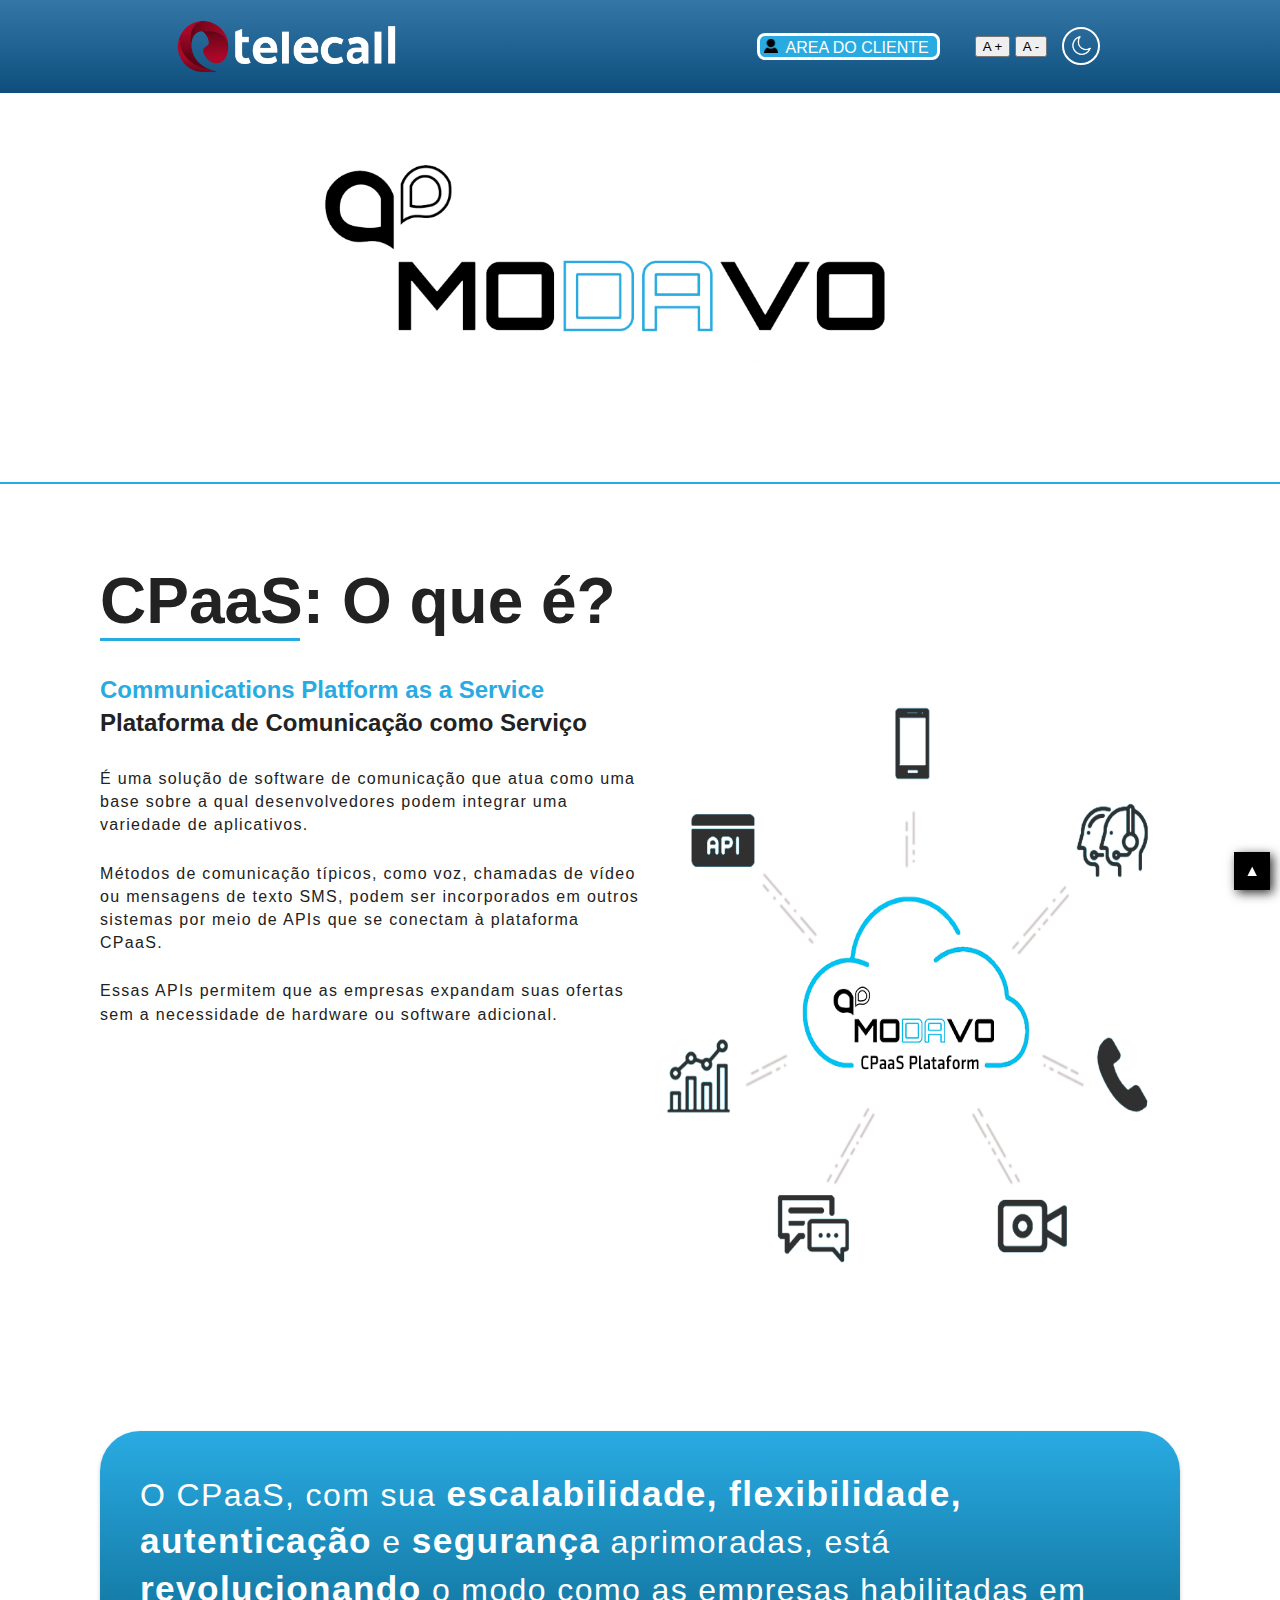
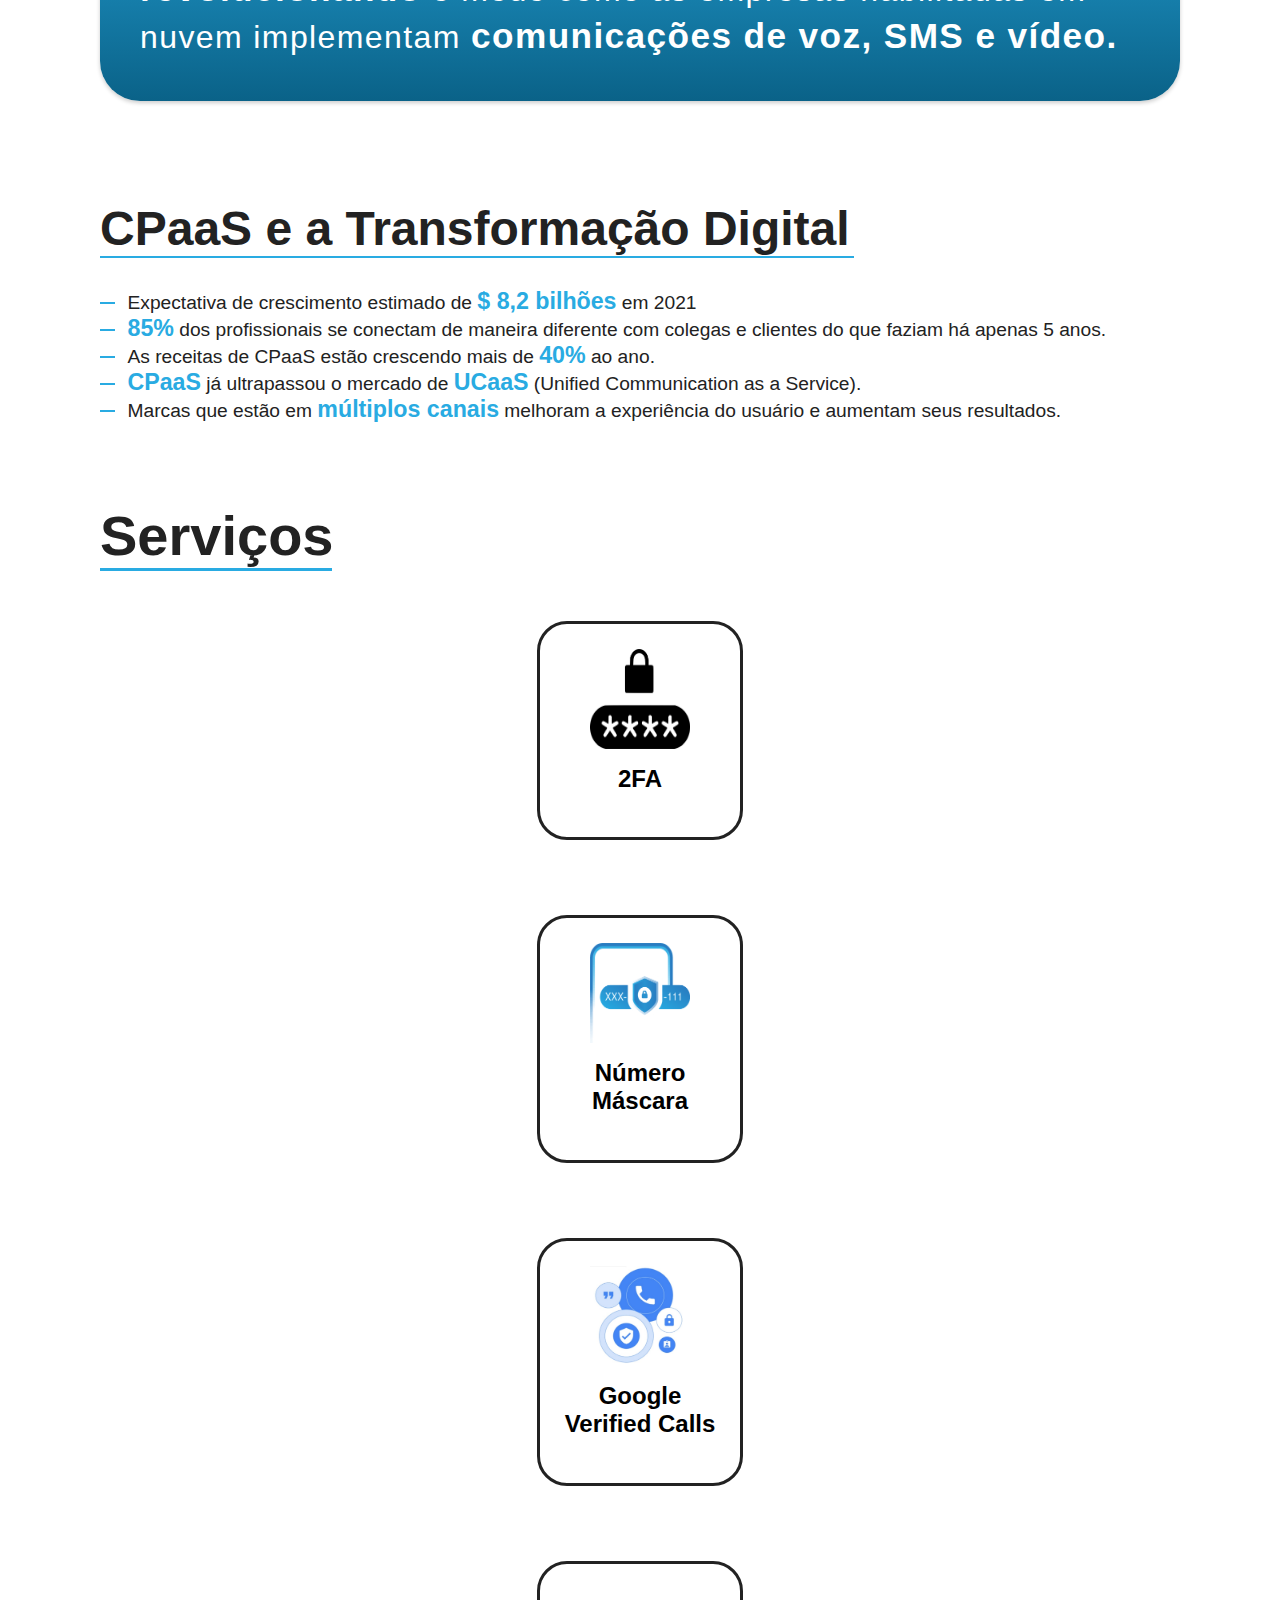
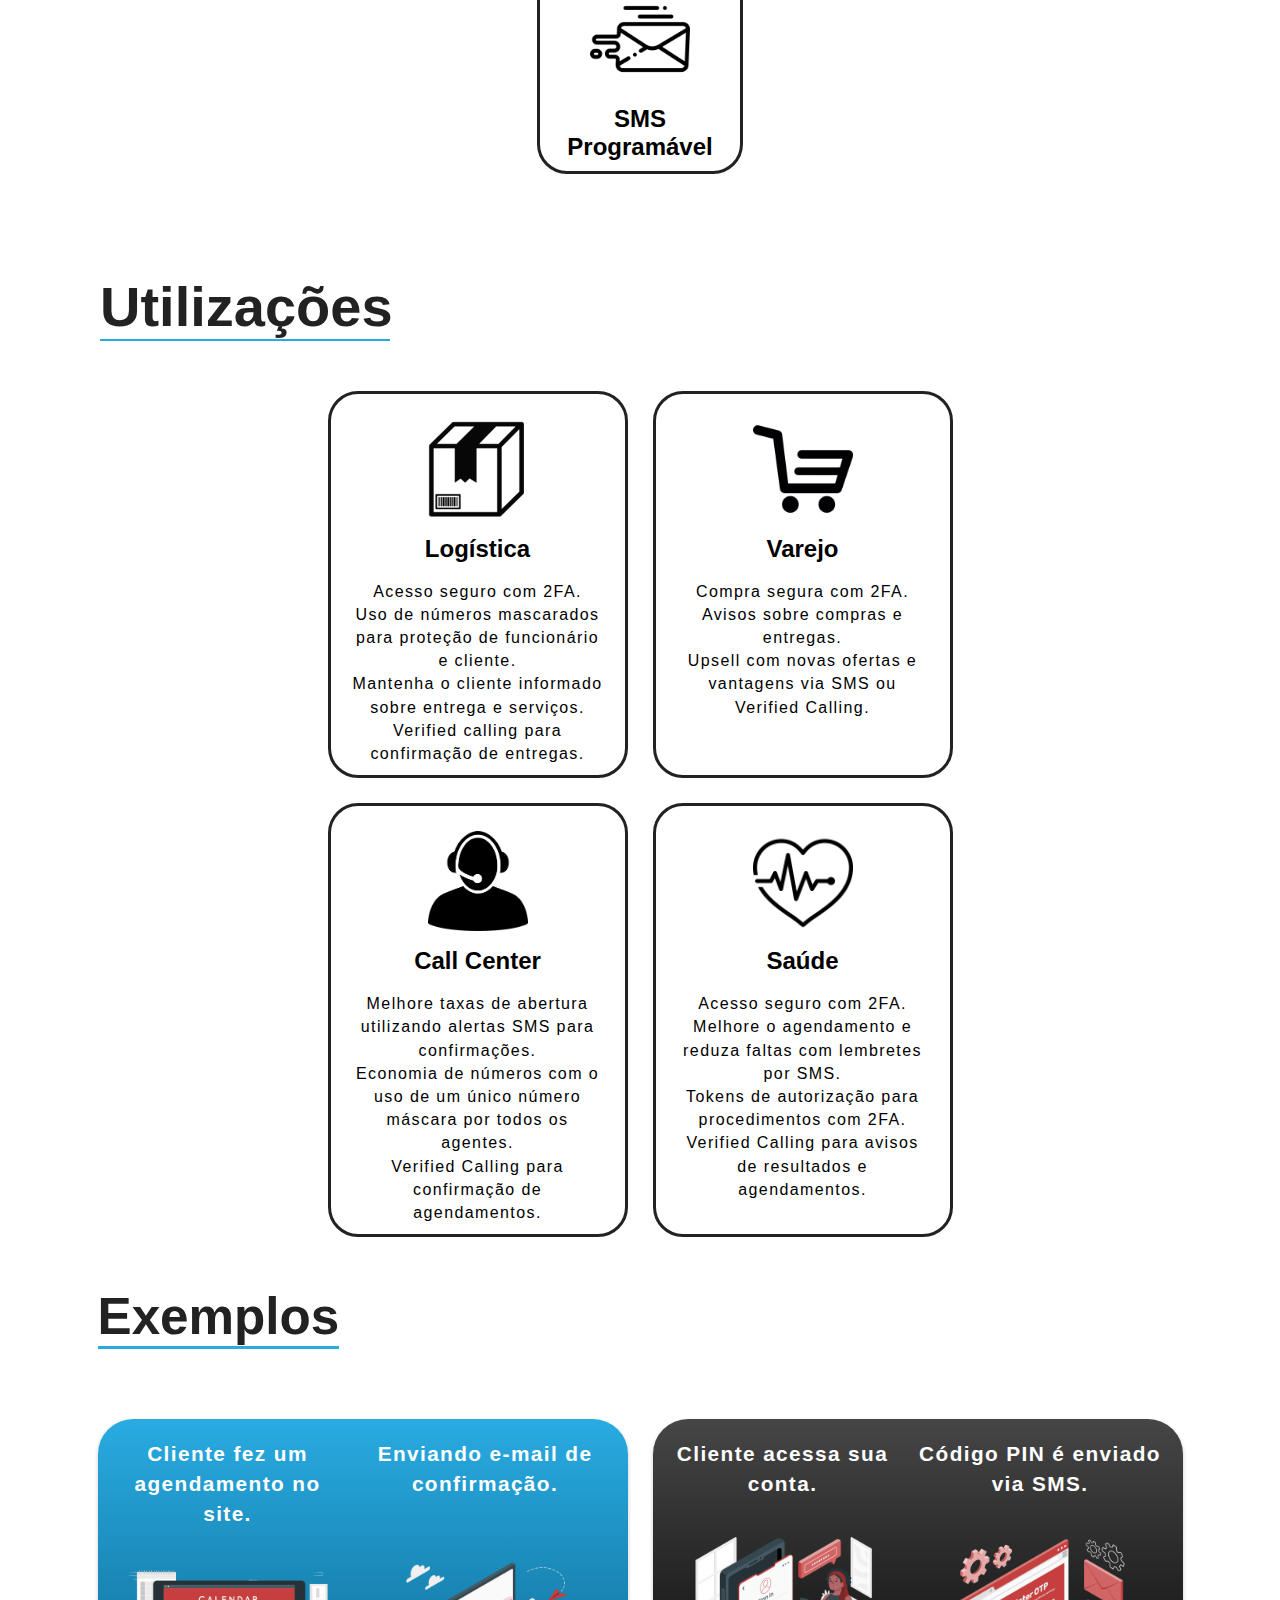
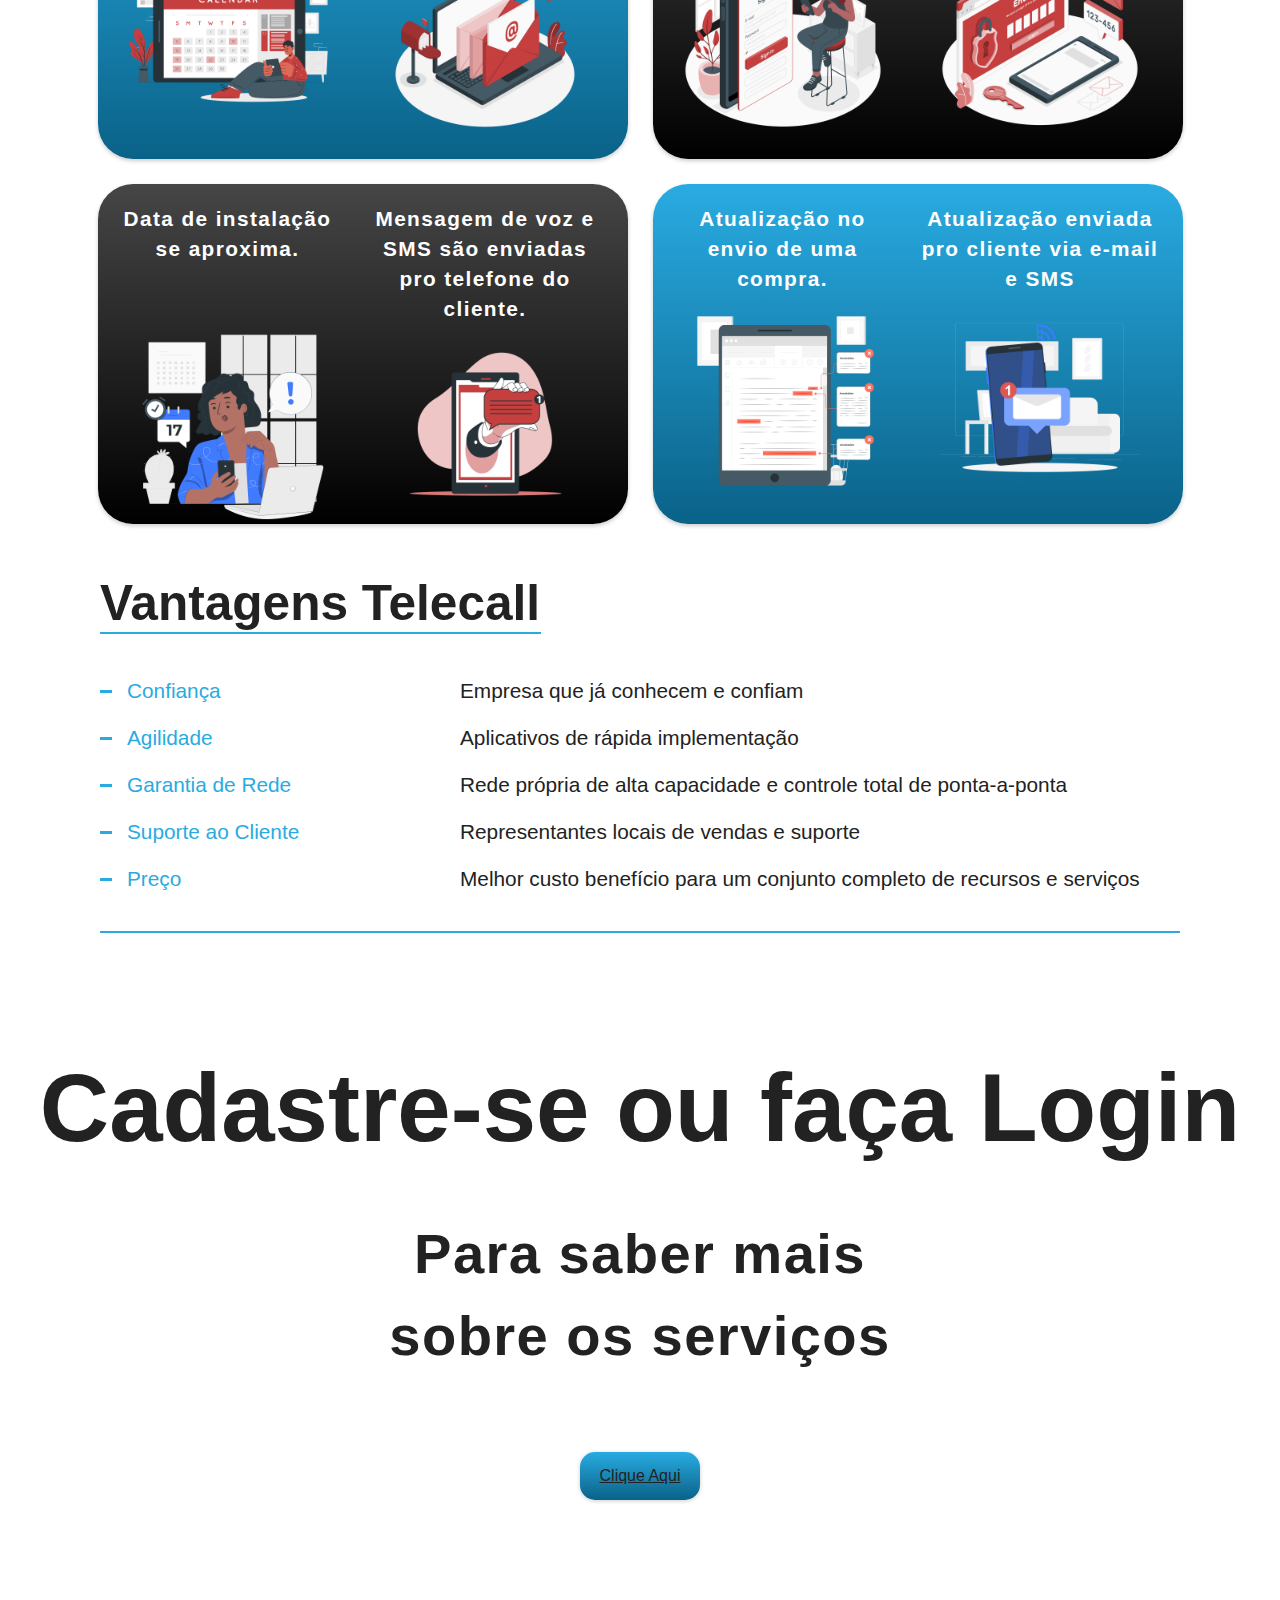
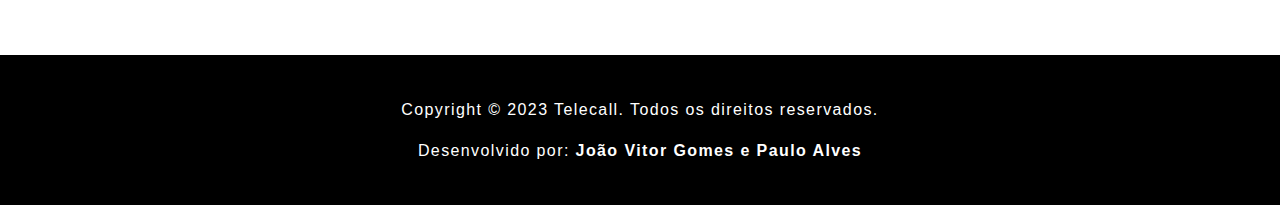
<file: index.html>
<!DOCTYPE html>
<html lang="pt-br">

<head>
    <meta charset="UTF-8">
    <meta http-equiv="X-UA-Compatible" content="IE=edge">
    <meta name="viewport" content="width=device-width, initial-scale=1.0">
    <title>Telecall</title>
    <link rel="stylesheet" href="css/style.css">
    <link rel="shortcut icon" href="IMG/Icons/favicon.ico" type="image/x-icon">
    <script src="JavaScript/index.js"></script>
    <script src="JavaScript/fontsize.js"></script>
    
</head>

<body>
    <!--MENU E HEADER-->
    <header class="menu-bg">
        <div class="menu">
            <div class="menu-logo">
                <a href="index.html"><img class="logo-telecall"
                        src="./IMG/imagens/logo_telecall_branco_vermelho_p.png" alt="Telecall"></a>
            </div>
            <nav class="menu-nav">
                <div class="nav-list">
                    <ul>
                        
                            <ul>                        
                                <div><li id="log"><img src="IMG/icons-2/icone-login.png" alt=""><a href="log.html">Area do cliente</a></li></div>
                            </ul>    

                            <div class="btn-size">
                                <button name="increase-font" id="increase-font" title="Aumentar fonte">A +</button>
                                <button name="decrease-font" id="decrease-font" title="Diminuir fonte">A -</button>
                            </div>

                        <div class="dark" id="dark">
                            <button><img src="IMG/icon-dark-mode.png" alt="Modo Escuro" title="Modo Escuro" ></button>
                        </div>
                    </ul>
                </div>
            </nav> 
            <div class="mobile-menu-icon">
                <button onclick="menuShow()"><img class="icon" src="IMG/Icons/menu_FILL0_wght400_GRAD0_opsz48.svg" alt="Menu de Navegação"></button>
            </div>
        </div>

        <div class="mobile-menu">
            <ul>
                <div><li id="log"><img src="IMG/icons-2/icone-login.png" alt=""><a href="log.html">Area do cliente</a></li></div>
                
                <div class="btn-size">
                    <button name="increase-font" id="increase-font" title="Aumentar fonte">A +</button>
                    <button name="decrease-font" id="decrease-font" title="Diminuir fonte">A -</button>
                </div>

                <div class="dark">
                    <button><img src="IMG/icon-dark-mode.png" alt="Modo Escuro" title="Modo Escuro" id="dark2"></button>
                </div>
            </ul>
        </div>
    </header>
    <div class="fundo">
        <div class="image-modavo">
            <img src="./IMG/SpaaS/modavo_tela.PNG" alt="modavo">
        </div>
    </div>
<div class="fonte">
    <section class="cpaas-oque-e">
        <div class="cpaas-info">
            <div class="cpaas-h1">
                <h1>CPaaS: O que é?</h1>
            </div>
            <div class="info-conteudo">
                <div class="h2-azul">
                    <h2>Communications Platform as a Service</h2>
                </div>
                <h2>Plataforma de Comunicação como Serviço</h2>

                <p>É uma solução de software de comunicação que atua como uma base sobre a qual desenvolvedores podem
                    integrar uma variedade de aplicativos.</p>
                    
                <p>Métodos de comunicação típicos, como voz, chamadas de vídeo ou mensagens de texto SMS, podem ser
                    incorporados em outros sistemas por meio de APIs que se conectam à plataforma CPaaS.</p>

                <p>Essas APIs permitem que as empresas expandam suas ofertas sem a necessidade de hardware ou software
                    adicional.
                </p>
            </div>
            
            <div class="modavo-02">
                <img class="img-modavo02" src="IMG/Modavo Cpass Plataform.png" alt="foto escritório Telecall">
            </div>

        </div>
    </section>
    <section class="cpaas-oque-e2">
        <div class="cpaas-info2">
            <p>O CPaaS, com sua <strong>escalabilidade,
                    flexibilidade, autenticação</strong> e <strong>segurança</strong>
                aprimoradas, está <strong>revolucionando</strong> o modo como
                as empresas habilitadas em nuvem implementam
                <strong>comunicações de voz, SMS e vídeo.</strong>
            </p>
        </div>
    </section>
    <section class="cpaas-trans-digital">
        <div class="cpaas-trans-digital-lista">
            <h2>CPaaS e a Transformação Digital</h2>
            <ul>
                <li>Expectativa de crescimento estimado de
                    <strong>$ 8,2 bilhões</strong> em 2021
                </li>
                <li><strong>85%</strong> dos profissionais se conectam de maneira diferente com colegas e clientes
                    do que faziam há apenas 5 anos.
                </li>
                <li>As receitas de CPaaS estão crescendo mais de <strong>40%</strong> ao ano.
                </li>
                <li><strong>CPaaS</strong> já ultrapassou o mercado de <strong>UCaaS</strong> (Unified Communication
                    as a Service).</li>
                <li>Marcas que estão em <strong>múltiplos canais</strong> melhoram a experiência do usuário e
                    aumentam seus resultados.</li>
            </ul>
        </div>
    </section>

    <!-- serviços -->

    <div id="Servico"><h2>Serviços</h2></div>

    <section class="servicos">
        <div class="servico">
             <a href="#"><img  src="IMG/icon-serviços/pin-code.png" ></a>
            <h2>2FA</h2>
            <h2><p>Programável</p></h2>
        </div>

        <div class="servico">
            <a href="#"><img  src="IMG/icon-serviços/numero-mascara02.png" ></a>
            <h2>Número <br> Máscara</h2>
            <h2><p>programavel</p></h2>
        </div>

        <div class="servico">
            <a href="#"><img  src="IMG/icon-serviços/google-verified-calls.jpg" ></a>
            <h2>Google <br> Verified  Calls</h2>
            <h2><p>programavel</p></h2>
        </div>

        <div class="servico">
            <a href="#"><img  src="IMG/icon-serviços/email.png" ></a>
            <h2>SMS <br> Programável</h2>
        </div>
    </section>

    <div id="Usos"><h2>Utilizações</h2></div>

    <section class="logistica">
        <div class="produto">
            <img  src="IMG/caixa.png" >
            <h2>Logística</h2>
            <p>Acesso seguro com 2FA.</p>
            <p>Uso de números mascarados para proteção de funcionário e cliente.</p>
            <p>Mantenha o cliente informado sobre entrega e serviços.</p>
            <p>Verified calling para confirmação de entregas.</p>
        </div>

        <div class="produto2">
            <img  src="IMG/carrosm.png" >
            <h2>Varejo</h2>
            <p>Compra segura com 2FA.</p>
            <p>Avisos sobre compras e entregas.</p>
            <p>Upsell com novas ofertas e vantagens via SMS ou Verified Calling.</p>
        </div>

        <div class="produto">
            <img  src="IMG/callcenter2.png" >
            <h2>Call Center</h2>
            <p>Melhore taxas de abertura utilizando alertas SMS para confirmações.</p>
            <p>Economia de números com o uso de um único número máscara por todos os agentes.</p>
            <p>Verified Calling para confirmação de agendamentos.</p>
        </div>

        <div class="produto2">
            <img  src="IMG/coracao2.png" >
            <h2>Saúde</h2>
            <p>Acesso seguro com 2FA.</p>
            <p>Melhore o agendamento e reduza faltas com lembretes por SMS.</p>
            <p>Tokens de autorização para procedimentos com 2FA.</p>
            <p>Verified Calling para avisos de resultados e agendamentos.</p>
        </div>
    </section>

    <section class="exemplos">
        <h2>Exemplos</h2>
        <div class="container-1">
            <div class="calendar-p">
                <p>Cliente fez um agendamento no site.</p>
            </div>
            <div class="calendar-img">
                <img src="IMG/icons-2/Online calendar-cuate.png" alt="">
            </div>

            <div class="email-p">
                <p>Enviando e-mail de confirmação.</p>
            </div>
            <div class="email-img">
                <img src="IMG/icons-2/Emails-amico.png" alt="">
            </div>
        </div>
        <div class="container-2">
            <div class="account-p">
                <p>Cliente acessa sua conta.</p>
            </div>
            <div class="account-img">
                <img src="IMG/icons-2/Sign in-amico.png" alt="">
            </div>

            <div class="pin-p">
                <p>Código PIN é enviado via SMS.</p>
            </div>
            <div class="pin-img">
                <img src="IMG/icons-2/Enter OTP-amico.png" alt="">
            </div>
        </div>
        <div class="container-2">
            <div class="calendar-2-p">
                <p>Data de instalação se aproxima.</p>
            </div>
            <div class="calendar-2-img">
                <img src="IMG/icons-2/Reminders-pana.png" alt="">
            </div>

            <div class="sms-p">
                <p>Mensagem de voz e SMS são enviadas pro telefone do cliente.</p>
            </div>
            <div class="sms-img">
                <img src="IMG/icons-2/New message-bro.png" alt="">
            </div>
        </div>
        <div class="container-1">
            <div class="compra-p">
                <p>Atualização no envio de uma compra.</p>
            </div>
            <div class="compra-img">
                <img src="IMG/icons-2/Annotation-pana.png" alt="">
            </div>

            <div class="sms-2-p">
                <p>Atualização enviada pro cliente via e-mail e SMS</p>
            </div>
            <div class="sms-2-img">
                <img src="IMG/icons-2/Messages-rafiki.png" alt="">
            </div>
        </div>

    </section>

    <!--!!!!!ADICIONAR EXEMPLOS PRO MOBILE!!!!!-->

    <section class="exemplos-mobile">
        <h2>Exemplos</h2>
        <div class="box-1">
            <div>
                <p>Cliente fez um agendamento no site.</p>
            </div>
            <div>
                <img src="IMG/icons-2/Online calendar-cuate.png" alt="">
            </div>
        </div>
        <div class="box-2">
            <div>
                <p>Enviado e-mail de confirmação.</p>
            </div>
            <div>
                <img src="IMG/icons-2/Emails-amico.png" alt="">
            </div>
        </div>
        <div class="box-3">
            <div>
                <p>Cliente acessa sua conta.</p>
            </div>
            <div>
                <img src="IMG/icons-2/Sign in-amico.png" alt="">
            </div>
        </div>
        <div class="box-4">
            <div class="pin-p">
                <p>Código PIN é enviado via SMS.</p>
            </div>
            <div>
                <img src="IMG/icons-2/Enter OTP-amico.png" alt="">
            </div>
        </div>
        <div class="box-5">
            <div>
                <p>Data de instalação se aproxima.</p>
            </div>
            <div>
                <img src="IMG/icons-2/Reminders-pana.png"  alt="">
            </div>
        </div>
        <div class="box-6">
            <div>
                <p>Mensagem de voz e SMS são enviadas pro telefone do cliente.</p>
            </div>
            <div>
                <img src="IMG/icons-2/New message-bro.png" alt="">
            </div>
        </div>
        <div class="box-7">
            <div>
                <p>Atualização no envio de uma compra.</p>
            </div>
            <div>
                <img src="IMG/icons-2/Annotation-pana.png" alt="">
            </div>
        </div>
        <div class="box-8">
            <div>
                <p>Atualização enviada pro cliente via e-mail e SMS</p>
            </div>
            <div>
                <img src="IMG/icons-2/Messages-rafiki.png" alt="">
            </div>
        </div>

    </section>

<!---->    
<!---->
    <section class="vantagens-telecall">
        <h2>Vantagens Telecall</h2>
        <div class="part1">
            <ul class="nomes">
                <li class="um">Confiança</li>
                <li class="dois">Agilidade</li>
                <li class="tres">Garantia de Rede</li>
                <li class="quatro">Suporte ao Cliente</li>
                <li class="cinco">Preço</li>
            </ul>
        </div>
        <div class="part2">
            <ul class="info">
                <li class="um">Empresa que já conhecem e confiam</li>
                <li class="dois">Aplicativos de rápida implementação</li>
                <li class="tres">Rede própria de alta capacidade e controle total de ponta-a-ponta</li>
                <li class="quatro">Representantes locais de vendas e suporte</li>
                <li class="cinco">Melhor custo benefício para um conjunto completo de recursos e serviços</li>
            </ul>
        </div>
    </section>

   <!--!!!!!ADICIONAR VANTAGENS TELECALL PRO MOBILE!!!!!-->

   <section class="vantagens-telecall-mobile">
        <h2>Vantagens Telecall</h2>
        <div>
            <ul class="nomes">
                <li class="parte1">Confiança</li>
                <li class="part2">Empresa que já conhecem e confiam</li>
                <br>
                <li class="parte1">Agilidade</li>
                <li class="part2">Aplicativos de rápida implementação</li>
                <br>
                <li class="parte1">Garantia de Rede</li>
                <li class="part2">Rede própria de alta capacidade e controle total de ponta-a-ponta</li>
                <br>
                <li class="parte1">Suporte ao Cliente</li>
                <li class="part2">Representantes locais de vendas e suporte</li>
                <br>
             <li class="parte1">Preço</li>
                <li class="part2">Melhor custo benefício para um conjunto completo de recursos e serviços</li>
            </ul>
        </div>
    </section>

    <section class="cadastre">
        <div class="cadastre-2">
            <h1>Cadastre-se ou faça Login</h1>
            <h3><p><strong>Para saber mais</strong></p>
                <p><strong>sobre os serviços</strong></p></h3>
                <div class="btn-login">
                    <button><a href="log.html">Clique Aqui</a></button>
                </div>
        </div>
        
    </section>    
    
    <a id="link-topo" href="#">&#9650;</a>

</div>
    <script src="JavaScript/Darkmode.js"></script>
</body>
<footer>
    <div class="footer-fundo">
        <div class="footer">
            <p>Copyright © 2023 Telecall. Todos os direitos reservados.</p><br>
            <P>Desenvolvido por: <strong>João Vitor Gomes e Paulo Alves<strong></strong> </P>
        </div>
    </div>
</footer>

</html>
</file>
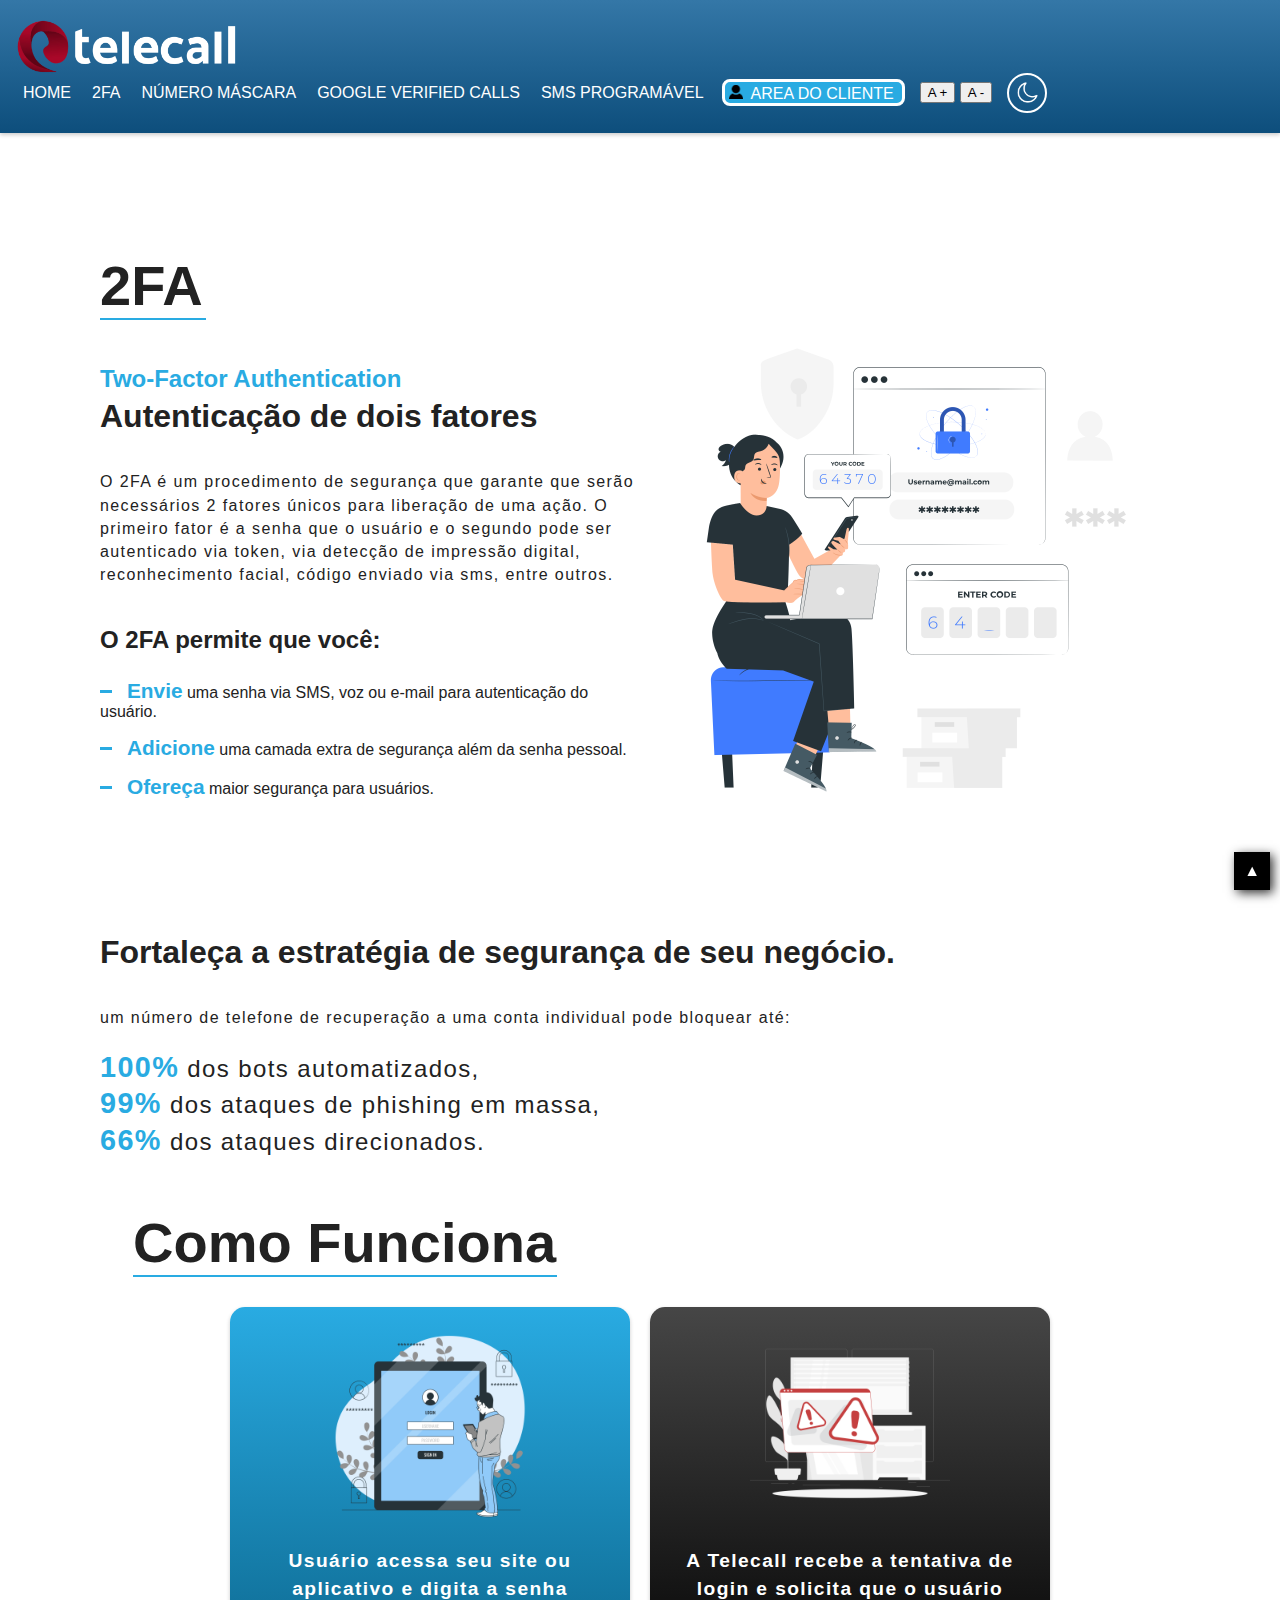
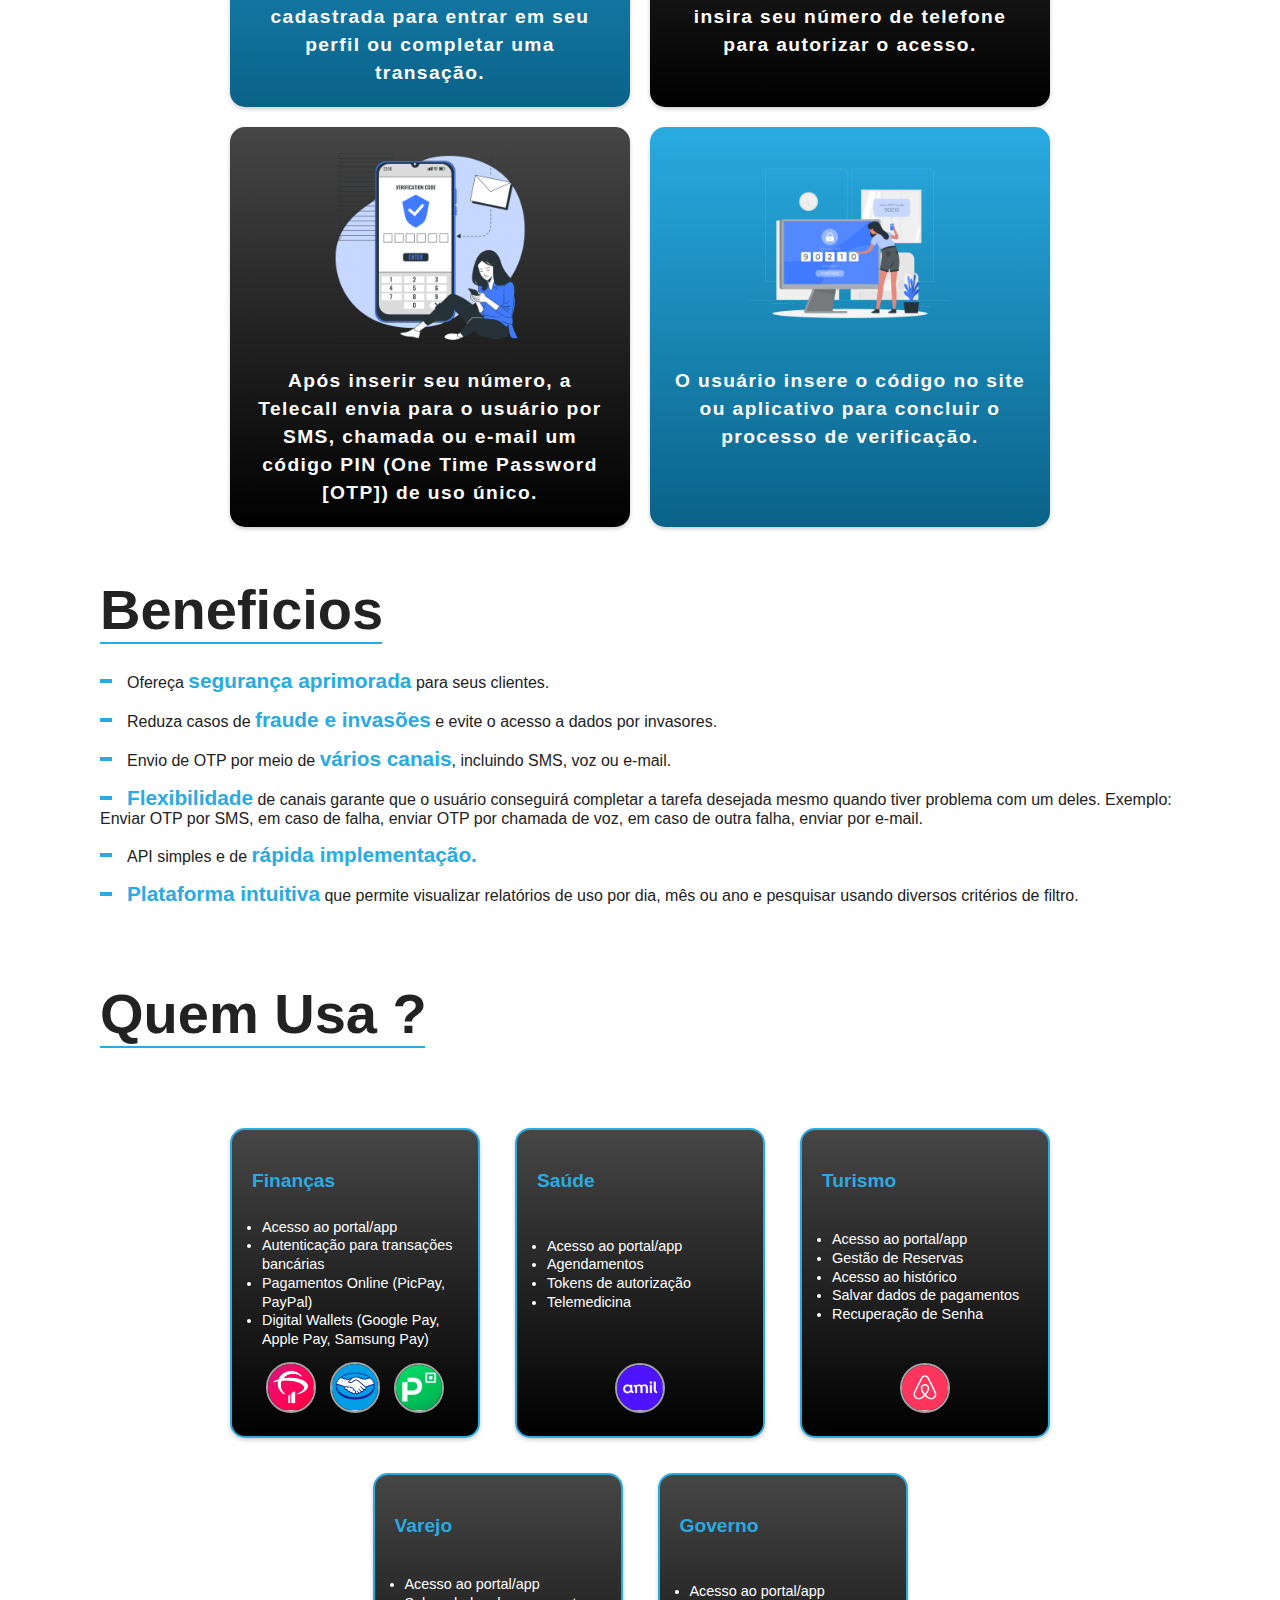
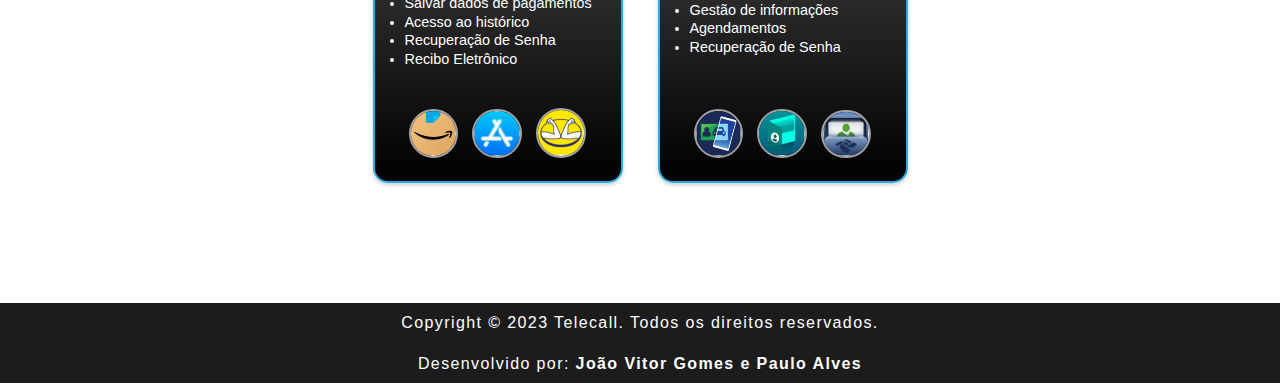
<file: 2fa.html>
<!DOCTYPE html>
<html lang="pt-br">

<head>
    <meta charset="UTF-8">
    <meta http-equiv="X-UA-Compatible" content="IE=edge">
    <meta name="viewport" content="width=device-width, initial-scale=1.0">
    <title>Telecall - 2FA</title>
    <link rel="stylesheet" href="css/2fa.css">
    <script src="JavaScript/2fa.js"></script>
    <script src="JavaScript/fontsize.js"></script>
</head>

<body>
    <header class="menu-bg">
        <div class="menu">
            <div class="menu-logo">
                <a href="Index2.html"><img class="logo-telecall"
                        src="./IMG/imagens/logo_telecall_branco_vermelho_p.png" alt="Telecall"></a>
            </div>
            <nav class="menu-nav">
                <div class="nav-list">
                    <ul>
                        <li><a href="Index2.html">Home</a></li>
                        <li><a href="2fa.html">2FA</a></li>
                        <li><a href="numeromascara.html">Número Máscara</a></li>
                        <li><a href="google.html">Google Verified Calls</a></li>
                        <li><a href="sms.html">SMS Programável</a></li>
                        <div><li id="log"><img src="IMG/icons-2/icone-login.png" alt=""><a href="log.html">Area do cliente</a></li></div>

                        <div class="btn-size">
                            <button name="increase-font" id="increase-font" title="Aumentar fonte">A +</button>
                            <button name="decrease-font" id="decrease-font" title="Diminuir fonte">A -</button>
                        </div>


                        <div class="dark" id="dark">
                            <button><img src="IMG/icon-dark-mode.png" alt="Modo Escuro"
                                    title="Modo Escuro" ></button>
                        </div>
                    </ul>
                </div>
            </nav>
            <div class="mobile-menu-icon">
                <button onclick="menuShow()"><img class="icon" src="IMG/Icons/menu_FILL0_wght400_GRAD0_opsz48.svg"
                        alt="Menu de Navegação"></button>
            </div>
        </div>

        <div class="mobile-menu">
            <ul>
                <li><a href="2fa.html">2FA</a></li>
                <li><a href="numeromascara.html">Número Máscara</a></li>
                <li><a href="google.html">Google Verified Calls</a></li>
                <li><a href="sms.html">SMS Programável</a></li>
                <div><li id="log"><img src="IMG/icons-2/icone-login.png" alt=""><a href="log.html">Area do cliente</a></li></div>

                <div class="btn-size">
                    <button name="increase-font" id="increase-font" title="Aumentar fonte">A +</button>
                    <button name="decrease-font" id="decrease-font" title="Diminuir fonte">A -</button>
                </div>

                <div class="dark">
                    <button><img src="IMG/icon-dark-mode.png" alt="Modo Escuro"
                            title="Modo Escuro" id="dark2"></button>
                </div>
            </ul>
        </div>
    </header>
    <section class="info-2fa-bg">
        <h2 class="titulo-0">2FA</h2>
        <div class="info-2fa">
            <h2 class="h2-azul">Two-Factor Authentication</h2>
            <h2 class="h2-2">Autenticação de dois fatores</h2>
            <p>O 2FA é um procedimento de segurança que garante que serão necessários 2 fatores únicos para liberação de
                uma ação. O
                primeiro fator é a senha que o usuário e o segundo pode ser
                autenticado via token, via detecção de impressão digital,
                reconhecimento facial, código enviado via sms, entre outros.</p>
        </div>
        <div class="info-2fa-img">
            <img src="IMG/icons-2/Two factor authentication-pana.png" alt="">
        </div>

        <div class="funcao">
            <h2>O 2FA permite que você:</h2>
            <ul>
                <li><strong>Envie</strong> uma senha via SMS, voz ou e-mail para autenticação do usuário.</li>
                <li><strong>Adicione</strong> uma camada extra de segurança além da senha pessoal.</li>
                <li><strong>Ofereça</strong> maior segurança para usuários.</li>
            </ul>
        </div>
    </section>

    <section class="info2-2fa">
        <div class="info2-2fa-div">
            <h2 class="h2-2">Fortaleça a estratégia de segurança de seu negócio.</h2>
            <p>um número de telefone de recuperação a uma conta individual pode bloquear até:</p>
            <p class="diferente"><strong>100%</strong> dos bots automatizados,<br><strong> 99%</strong> dos ataques de
                phishing em massa,<br>  <strong>66%</strong> dos ataques direcionados.</p>
        </div>
    </section>

    <div class="titulo"><h2>Como Funciona</h2></div>

    <section class="como-funciona">
        <div class="passo1">
            <img src="IMG/icons-2/Tablet login-bro.png" alt="">
            <p>Usuário acessa seu site ou aplicativo e digita a senha cadastrada para entrar em seu perfil ou completar
                uma transação.</p>
        </div>

        <div class="passo2">
            <img src="IMG/icons-2/Warning-rafiki-2.png" alt="">
            <p>A Telecall recebe a tentativa de login e solicita que o usuário insira seu número de telefone para
                autorizar o acesso.</p>
        </div>

        <div class="passo3">
            <img src="IMG/icons-2/Enter OTP-bro-2.png" alt="">
            <p>Após inserir seu número, a Telecall envia para o usuário por SMS, chamada ou e-mail um código PIN (One
                Time Password [OTP]) de uso único.</p>
        </div>

        <div class="passo4">
            <img src="IMG/icons-2/Enter OTP-rafiki-3.png" alt="">
            <p>O usuário insere o código no site ou aplicativo para concluir o processo de verificação.</p>
        </div>
    </section>

    <section class="beneficios">
        <div class="funcao">
            <h2 class="titulo2">Beneficios</h2>
            <ul>
                <li>Ofereça <strong>segurança aprimorada</strong> para seus clientes.</li>
                <li>Reduza casos de <strong>fraude e invasões</strong> e evite o acesso a dados por invasores.</li>
                <li>Envio de OTP por meio de <strong>vários canais</strong>, incluindo SMS, voz ou e-mail.</li>
                <li><strong>Flexibilidade</strong> de canais garante que o usuário conseguirá completar a tarefa
                    desejada mesmo quando tiver problema com um deles. Exemplo: Enviar OTP por SMS, em caso de falha,
                    enviar OTP por chamada de voz, em caso de outra falha, enviar por e-mail.</li>
                <li>API simples e de <strong>rápida implementação.</strong></li>
                <li><strong>Plataforma intuitiva</strong> que permite visualizar relatórios de uso por dia, mês ou ano e
                    pesquisar usando diversos critérios de filtro.</li>
            </ul>
        </div>
    </section>
    <section class="quem-usa2">
        <div class="quem-usa2-h1">
            <h2 class="titulo3">Quem Usa ?</h2>
        </div>
        <div class="quem-usa">

            <div class="lista-quem-usa">
                <h3>Finanças</h3>
                <ul>
                    <li>Acesso ao portal/app</li>
                    <li>Autenticação para transações bancárias</li>
                    <li>Pagamentos Online (PicPay, PayPal)</li>
                    <li>Digital Wallets (Google Pay, Apple Pay, Samsung Pay)</li>
                </ul>
                <span class="img-quem-usa">
                    <img src="IMG/Quem usa/Financas/bradesco.PNG" alt="bradesco">
                    <img src="IMG/Quem usa/Financas/mercadopago.PNG" alt="Mercado Pago">
                    <img src="IMG/Quem usa/Financas/picpay.PNG" alt="PicPay">
                </span>
            </div>

            <div class="lista-quem-usa">
                <h3>Saúde</h3>
                <ul>
                    <li>Acesso ao portal/app</li>
                    <li>Agendamentos</li>
                    <li>Tokens de autorização</li>
                    <li>Telemedicina</li>
                </ul>
                <span class="img-quem-usa">
                    <img src="IMG/Quem usa/saude/amil.PNG" alt="Amil Saúde">

                </span>
            </div>

            <div class="lista-quem-usa">
                <h3>Turismo</h3>
                <ul>
                    <li>Acesso ao portal/app</li>
                    <li>Gestão de Reservas</li>
                    <li>Acesso ao histórico</li>
                    <li>Salvar dados de pagamentos</li>
                    <li>Recuperação de Senha</li>
                </ul>
                <span class="img-quem-usa">
                    <img src="IMG/Quem usa/turismo/airbnb.PNG" alt="Airbnb">
                </span>
            </div>

            <div class="lista-quem-usa">
                <h3>Varejo</h3>
                <ul>
                    <li>Acesso ao portal/app</li>
                    <li>Salvar dados de pagamentos</li>
                    <li>Acesso ao histórico</li>
                    <li>Recuperação de Senha</li>
                    <li>Recibo Eletrônico</li>
                </ul>
                <span class="img-quem-usa">
                    <img src="IMG/Quem usa/varejo/amazon.PNG" alt="Amazon">
                    <img src="IMG/Quem usa/varejo/appstore.PNG" alt="App Store">
                    <img src="IMG/Quem usa/varejo/mercadolivre.PNG" alt="Mercado Livre">
                </span>
            </div>

            <div class="lista-quem-usa">
                <h3>Governo</h3>
                <ul>
                    <li>Acesso ao portal/app</li>
                    <li>Gestão de informações</li>
                    <li>Agendamentos</li>
                    <li>Recuperação de Senha</li>
                </ul>
                <span class="img-quem-usa">
                    <img src="IMG/Quem usa/governo/cnh.PNG" alt="CNH Digital">
                    <img src="IMG/Quem usa/governo/governo.PNG" alt="">
                    <img src="IMG/Quem usa/governo/governo2.PNG" alt="Receita Federal">
                </span>
            </div>
        </div>
    </section>
    <a id="link-topo" href="#">&#9650;</a>
    <script src="JavaScript/Darkmode.js"></script>

</body>

<footer>
    <div class="footer-fundo">
        <div class="footer">
            <p>Copyright © 2023 Telecall. Todos os direitos reservados.</p><br>
            <P>Desenvolvido por: <strong>João Vitor Gomes e Paulo Alves<strong></strong> </P>
        </div>
    </div>
</footer>

</html>
</file>
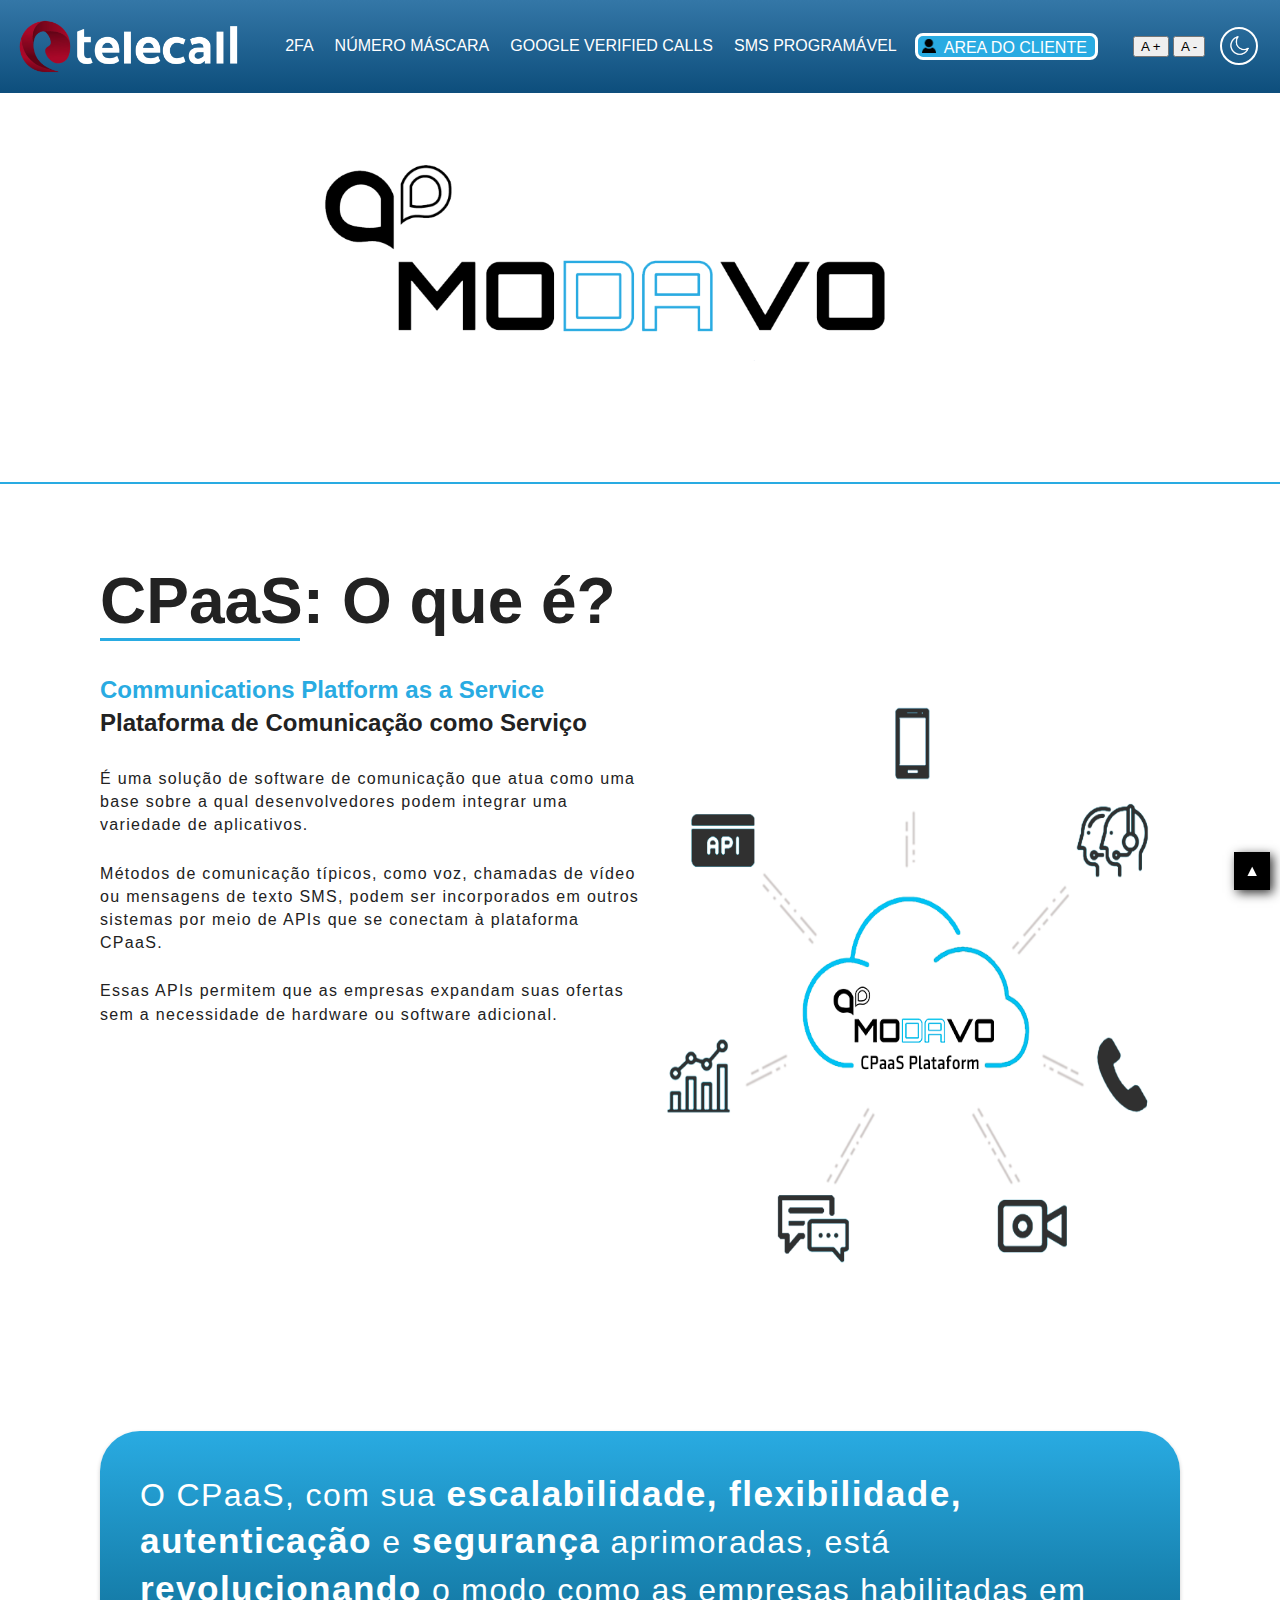
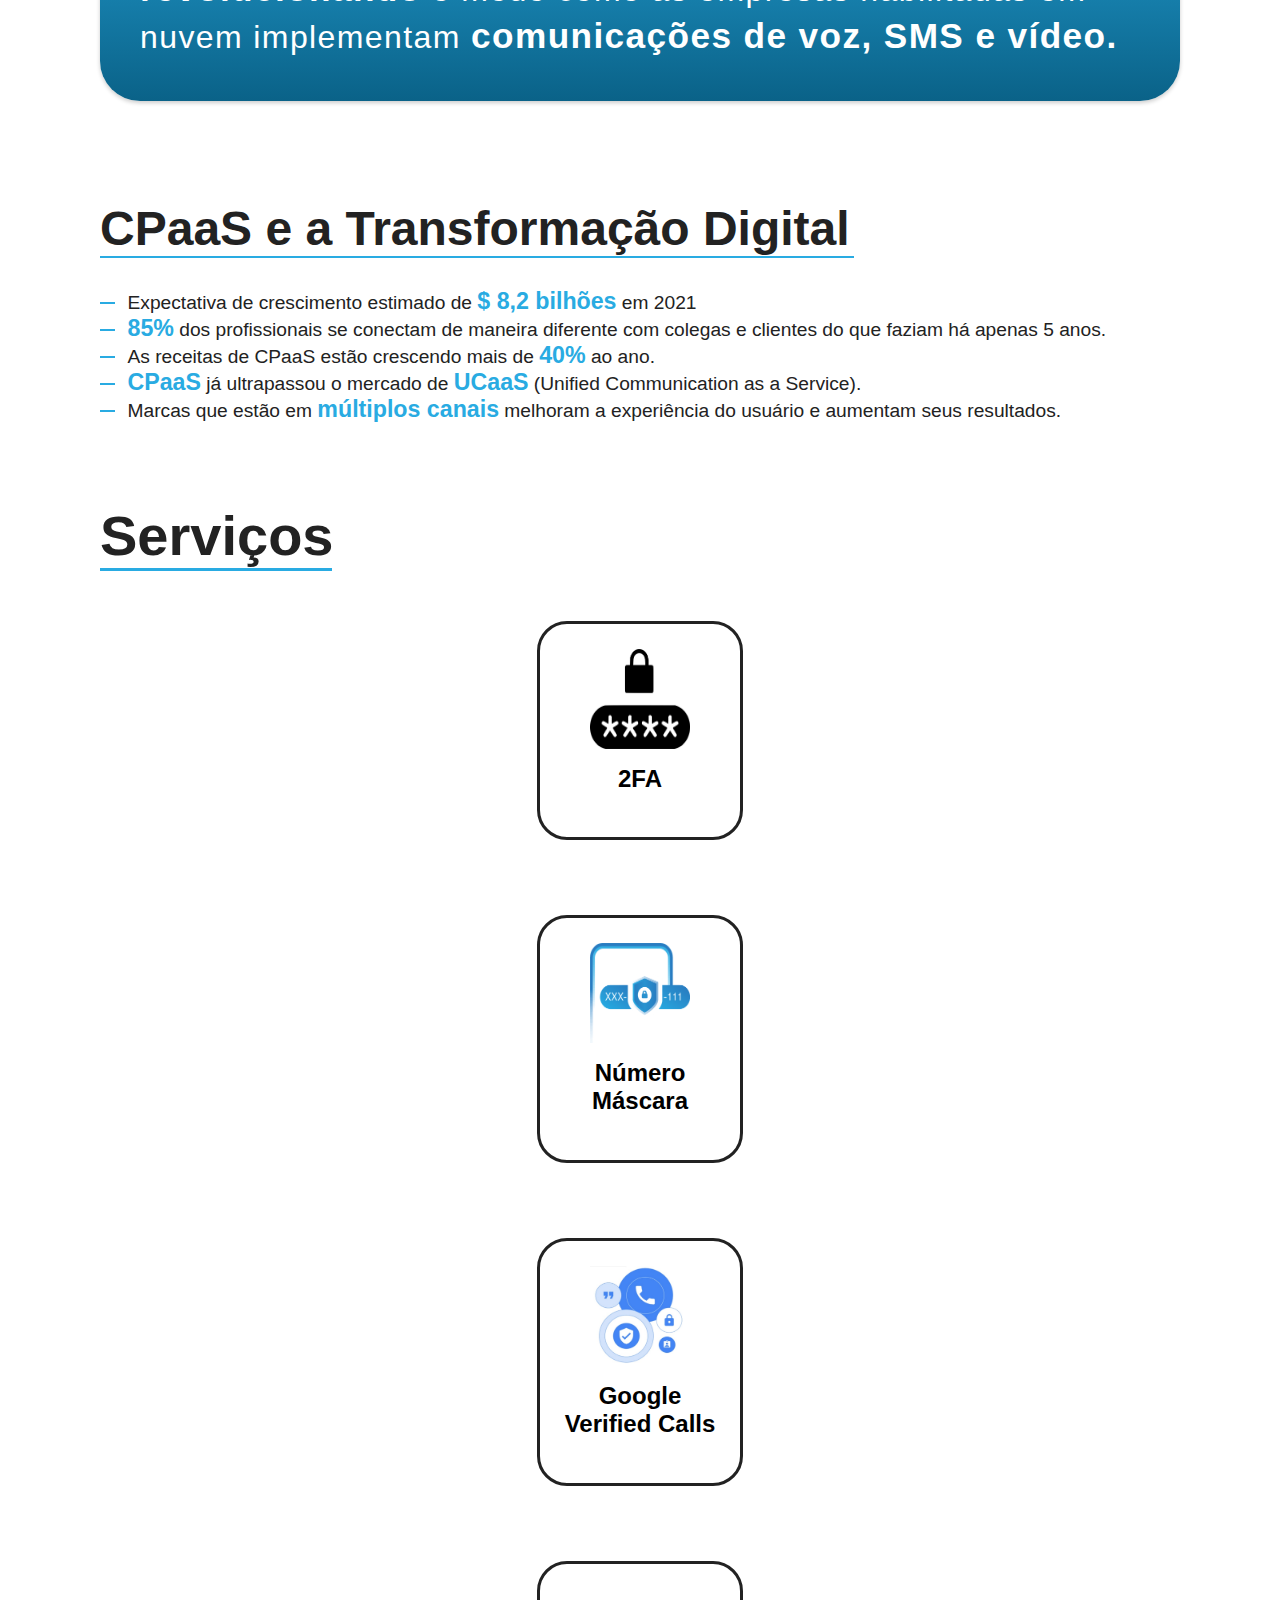
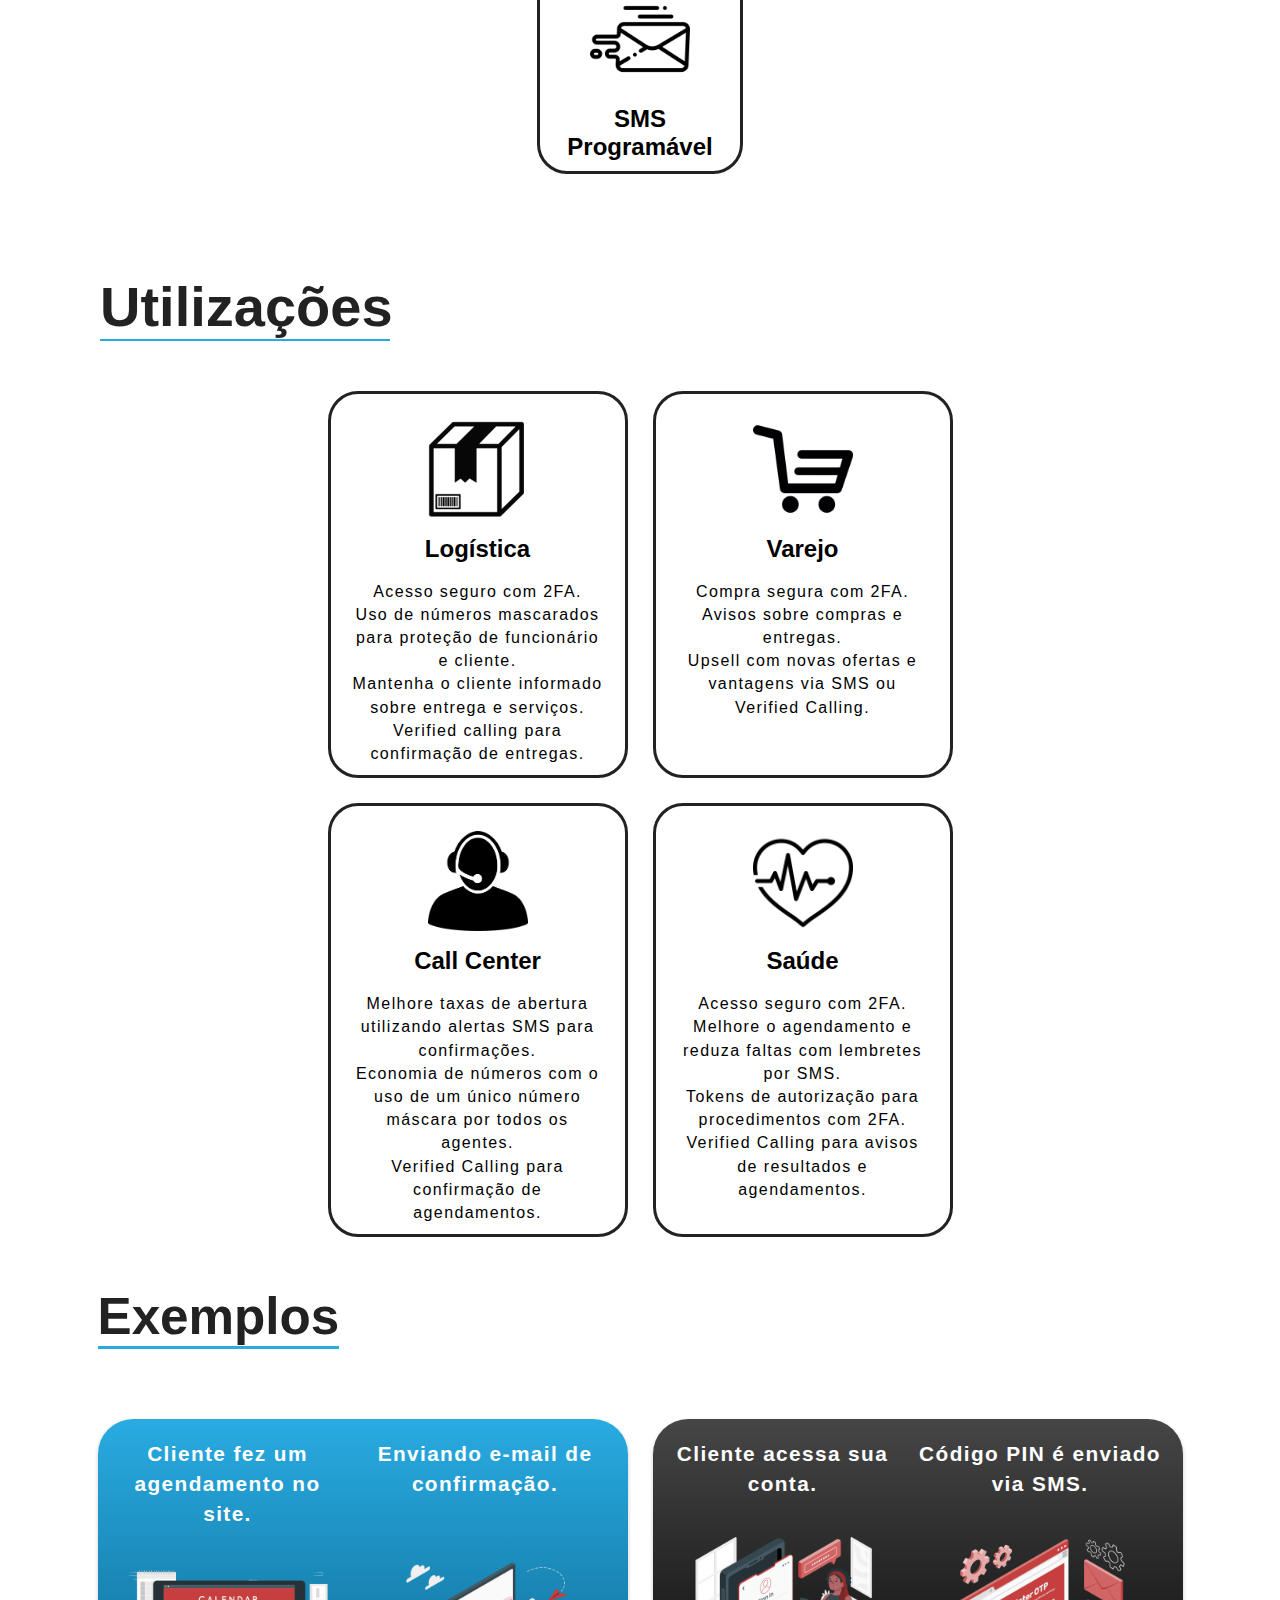
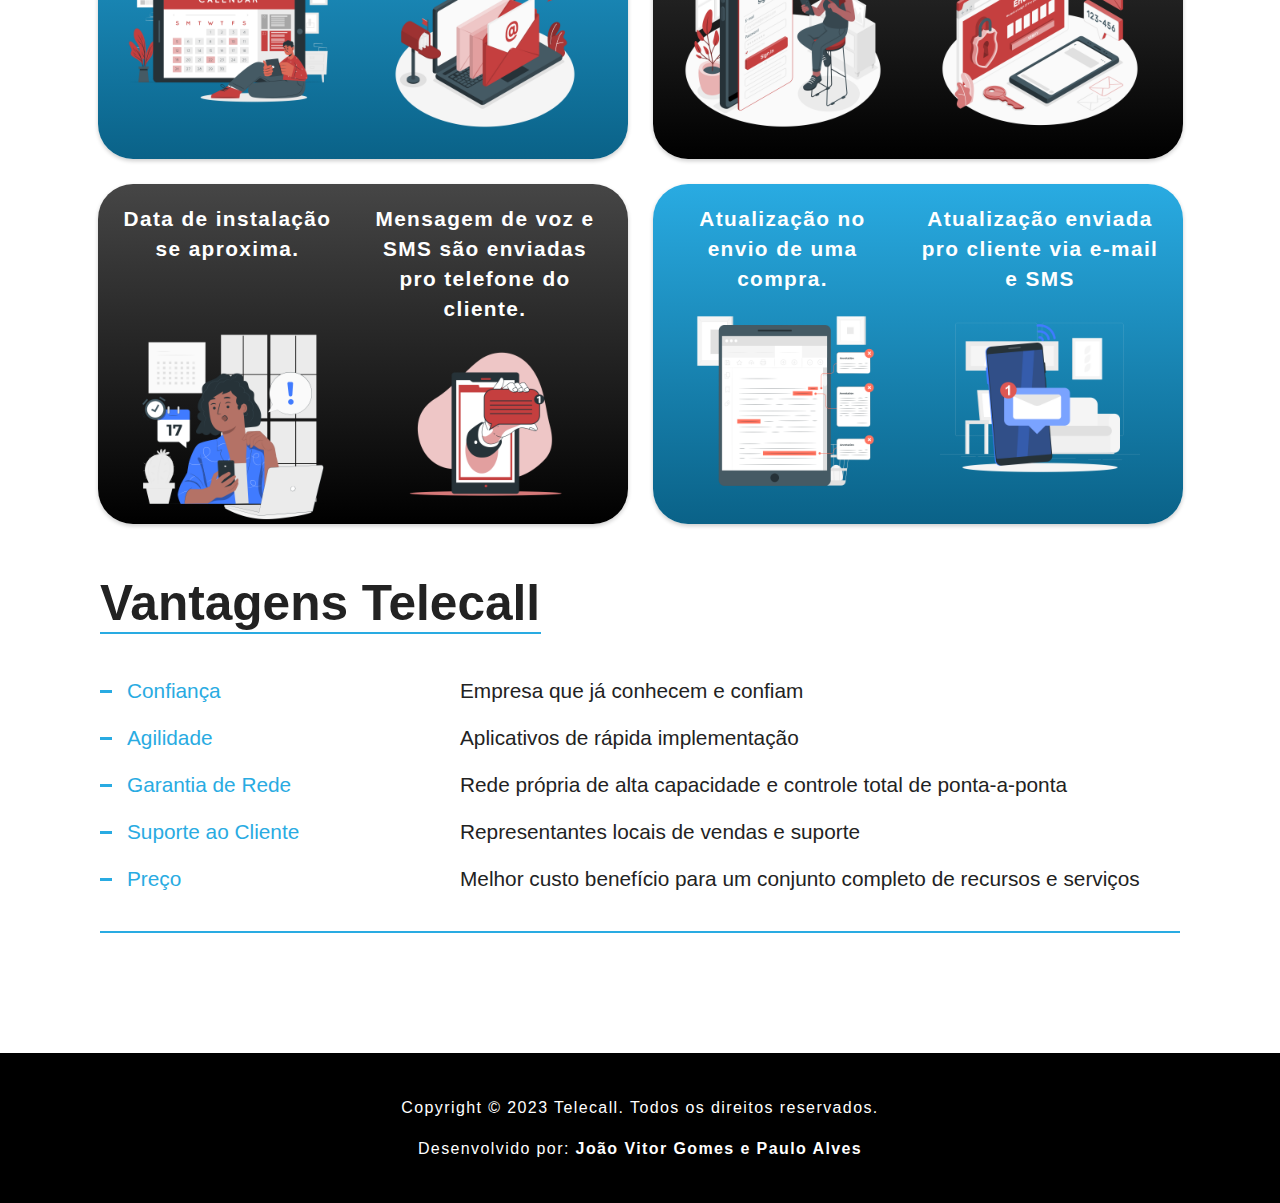
<file: Index2.html>
<!DOCTYPE html>
<html lang="pt-br">

<head>
    <meta charset="UTF-8">
    <meta http-equiv="X-UA-Compatible" content="IE=edge">
    <meta name="viewport" content="width=device-width, initial-scale=1.0">
    <title>Telecall</title>
    <link rel="stylesheet" href="css/style.css">
    <link rel="shortcut icon" href="IMG/Icons/favicon.ico" type="image/x-icon">
    <script src="JavaScript/index.js"></script>
    <script src="JavaScript/fontsize.js"></script>
    
</head>

<body>
    <!--MENU E HEADER-->
    <header class="menu-bg">
        <div class="menu">
            <div class="menu-logo">
                <a href="Index2.html"><img class="logo-telecall"
                        src="./IMG/imagens/logo_telecall_branco_vermelho_p.png" alt="Telecall"></a>
            </div>
            <nav class="menu-nav">
                <div class="nav-list">
                    <ul>
                        
                            <ul>                        
                                <li><a href="2fa.html">2FA</a></li>
                                <li><a href="numeromascara.html">Número Máscara</a></li>
                                <li><a href="google.html">Google Verified Calls</a></li>
                                <li><a href="sms.html">SMS Programável</a></li>
                                <div><li id="log"><img src="IMG/icons-2/icone-login.png" alt=""><a href="log.html">Area do cliente</a></li></div>
                            </ul>  
                            
                            <div class="btn-size">
                                <button name="increase-font" id="increase-font" title="Aumentar fonte">A +</button>
                                <button name="decrease-font" id="decrease-font" title="Diminuir fonte">A -</button>
                            </div>


                        <div class="dark" id="dark">
                            <button><img src="IMG/icon-dark-mode.png" alt="Modo Escuro" title="Modo Escuro" ></button>
                        </div>
                    </ul>
                </div>
            </nav> 
            <div class="mobile-menu-icon">
                <button onclick="menuShow()"><img class="icon" src="IMG/Icons/menu_FILL0_wght400_GRAD0_opsz48.svg" alt="Menu de Navegação"></button>
            </div>
        </div>

        <div class="mobile-menu">
            <ul>
                <li><a href="2fa.html">2FA</a></li>
                <li><a href="numeromascara.html">Número Máscara</a></li>
                <li><a href="google.html">Google Verified Calls</a></li>
                <li><a href="sms.html">SMS Programável</a></li>
                <div><li id="log"><img src="IMG/icons-2/icone-login.png" alt=""><a href="log.html">Area do cliente</a></li></div>
        
                <div class="btn-size">
                    <button name="increase-font" id="increase-font" title="Aumentar fonte">A +</button>
                    <button name="decrease-font" id="decrease-font" title="Diminuir fonte">A -</button>
                </div>

                <div class="dark">
                    <button><img src="IMG/icon-dark-mode.png" alt="Modo Escuro" title="Modo Escuro" id="dark2"></button>
                </div>
            </ul>
        </div>
    </header>
    <div class="fundo">
        <div class="image-modavo">
            <img src="./IMG/SpaaS/modavo_tela.PNG" alt="modavo">
        </div>
    </div>
    <section class="cpaas-oque-e">
        <div class="cpaas-info">
            <div class="cpaas-h1">
                <h1>CPaaS: O que é?</h1>
            </div>
            <div class="info-conteudo">
                <div class="h2-azul">
                    <h2>Communications Platform as a Service</h2>
                </div>
                <h2>Plataforma de Comunicação como Serviço</h2>

                <p>É uma solução de software de comunicação que atua como uma base sobre a qual desenvolvedores podem
                    integrar uma variedade de aplicativos.</p>
                    
                <p>Métodos de comunicação típicos, como voz, chamadas de vídeo ou mensagens de texto SMS, podem ser
                    incorporados em outros sistemas por meio de APIs que se conectam à plataforma CPaaS.</p>

                <p>Essas APIs permitem que as empresas expandam suas ofertas sem a necessidade de hardware ou software
                    adicional.
                </p>
            </div>
            
<div class="modavo-02">
    <img class="img-modavo02" src="IMG/Modavo Cpass Plataform.png" alt="foto escritório Telecall">
</div>

        </div>
    </section>
    <section class="cpaas-oque-e2">
        <div class="cpaas-info2">
            <p>O CPaaS, com sua <strong>escalabilidade,
                    flexibilidade, autenticação</strong> e <strong>segurança</strong>
                aprimoradas, está <strong>revolucionando</strong> o modo como
                as empresas habilitadas em nuvem implementam
                <strong>comunicações de voz, SMS e vídeo.</strong>
            </p>
        </div>
    </section>
    <section class="cpaas-trans-digital">
        <div class="cpaas-trans-digital-lista">
            <h2>CPaaS e a Transformação Digital</h2>
            <ul>
                <li>Expectativa de crescimento estimado de
                    <strong>$ 8,2 bilhões</strong> em 2021
                </li>
                <li><strong>85%</strong> dos profissionais se conectam de maneira diferente com colegas e clientes
                    do que faziam há apenas 5 anos.
                </li>
                <li>As receitas de CPaaS estão crescendo mais de <strong>40%</strong> ao ano.
                </li>
                <li><strong>CPaaS</strong> já ultrapassou o mercado de <strong>UCaaS</strong> (Unified Communication
                    as a Service).</li>
                <li>Marcas que estão em <strong>múltiplos canais</strong> melhoram a experiência do usuário e
                    aumentam seus resultados.</li>
            </ul>
        </div>
    </section>

    <div id="Servico"><h2>Serviços</h2></div>

    <section class="servicos">
        <div class="servico">
             <a href="2fa.html"><img  src="IMG/icon-serviços/pin-code.png" ></a>
            <h2>2FA</h2>
            <h2><p>Programável</p></h2>
        </div>

        <div class="servico">
            <a href="numeromascara.html"><img  src="IMG/icon-serviços/numero-mascara02.png" ></a>
            <h2>Número <br> Máscara</h2>
            <h2><p>programavel</p></h2>
        </div>

        <div class="servico">
            <a href="google.html"><img  src="IMG/icon-serviços/google-verified-calls.jpg" ></a>
            <h2>Google <br> Verified  Calls</h2>
            <h2><p>programavel</p></h2>
        </div>

        <div class="servico">
            <a href="sms.html"><img  src="IMG/icon-serviços/email.png" ></a>
            <h2>SMS <br> Programável</h2>
        </div>
    </section>

    <div id="Usos"><h2>Utilizações</h2></div>

    <section class="logistica">
        <div class="produto">
            <img  src="IMG/caixa.png" >
            <h2>Logística</h2>
            <p>Acesso seguro com 2FA.</p>
            <p>Uso de números mascarados para proteção de funcionário e cliente.</p>
            <p>Mantenha o cliente informado sobre entrega e serviços.</p>
            <p>Verified calling para confirmação de entregas.</p>
        </div>

        <div class="produto2">
            <img  src="IMG/carrosm.png" >
            <h2>Varejo</h2>
            <p>Compra segura com 2FA.</p>
            <p>Avisos sobre compras e entregas.</p>
            <p>Upsell com novas ofertas e vantagens via SMS ou Verified Calling.</p>
        </div>

        <div class="produto">
            <img  src="IMG/callcenter2.png" >
            <h2>Call Center</h2>
            <p>Melhore taxas de abertura utilizando alertas SMS para confirmações.</p>
            <p>Economia de números com o uso de um único número máscara por todos os agentes.</p>
            <p>Verified Calling para confirmação de agendamentos.</p>
        </div>

        <div class="produto2">
            <img  src="IMG/coracao2.png" >
            <h2>Saúde</h2>
            <p>Acesso seguro com 2FA.</p>
            <p>Melhore o agendamento e reduza faltas com lembretes por SMS.</p>
            <p>Tokens de autorização para procedimentos com 2FA.</p>
            <p>Verified Calling para avisos de resultados e agendamentos.</p>
        </div>
    </section>

    <section class="exemplos">
        <h2>Exemplos</h2>
        <div class="container-1">
            <div class="calendar-p">
                <p>Cliente fez um agendamento no site.</p>
            </div>
            <div class="calendar-img">
                <img src="IMG/icons-2/Online calendar-cuate.png" alt="">
            </div>

            <div class="email-p">
                <p>Enviando e-mail de confirmação.</p>
            </div>
            <div class="email-img">
                <img src="IMG/icons-2/Emails-amico.png" alt="">
            </div>
        </div>
        <div class="container-2">
            <div class="account-p">
                <p>Cliente acessa sua conta.</p>
            </div>
            <div class="account-img">
                <img src="IMG/icons-2/Sign in-amico.png" alt="">
            </div>

            <div class="pin-p">
                <p>Código PIN é enviado via SMS.</p>
            </div>
            <div class="pin-img">
                <img src="IMG/icons-2/Enter OTP-amico.png" alt="">
            </div>
        </div>
        <div class="container-2">
            <div class="calendar-2-p">
                <p>Data de instalação se aproxima.</p>
            </div>
            <div class="calendar-2-img">
                <img src="IMG/icons-2/Reminders-pana.png" alt="">
            </div>

            <div class="sms-p">
                <p>Mensagem de voz e SMS são enviadas pro telefone do cliente.</p>
            </div>
            <div class="sms-img">
                <img src="IMG/icons-2/New message-bro.png" alt="">
            </div>
        </div>
        <div class="container-1">
            <div class="compra-p">
                <p>Atualização no envio de uma compra.</p>
            </div>
            <div class="compra-img">
                <img src="IMG/icons-2/Annotation-pana.png" alt="">
            </div>

            <div class="sms-2-p">
                <p>Atualização enviada pro cliente via e-mail e SMS</p>
            </div>
            <div class="sms-2-img">
                <img src="IMG/icons-2/Messages-rafiki.png" alt="">
            </div>
        </div>

    </section>

    <!--!!!!!ADICIONAR EXEMPLOS PRO MOBILE!!!!!-->

    <section class="exemplos-mobile">
        <h2>Exemplos</h2>
        <div class="box-1">
            <div>
                <p>Cliente fez um agendamento no site.</p>
            </div>
            <div>
                <img src="IMG/icons-2/Online calendar-cuate.png" alt="">
            </div>
        </div>
        <div class="box-2">
            <div>
                <p>Enviado e-mail de confirmação.</p>
            </div>
            <div>
                <img src="IMG/icons-2/Emails-amico.png" alt="">
            </div>
        </div>
        <div class="box-3">
            <div>
                <p>Cliente acessa sua conta.</p>
            </div>
            <div>
                <img src="IMG/icons-2/Sign in-amico.png" alt="">
            </div>
        </div>
        <div class="box-4">
            <div class="pin-p">
                <p>Código PIN é enviado via SMS.</p>
            </div>
            <div>
                <img src="IMG/icons-2/Enter OTP-amico.png" alt="">
            </div>
        </div>
        <div class="box-5">
            <div>
                <p>Data de instalação se aproxima.</p>
            </div>
            <div>
                <img src="IMG/icons-2/Reminders-pana.png"  alt="">
            </div>
        </div>
        <div class="box-6">
            <div>
                <p>Mensagem de voz e SMS são enviadas pro telefone do cliente.</p>
            </div>
            <div>
                <img src="IMG/icons-2/New message-bro.png" alt="">
            </div>
        </div>
        <div class="box-7">
            <div>
                <p>Atualização no envio de uma compra.</p>
            </div>
            <div>
                <img src="IMG/icons-2/Annotation-pana.png" alt="">
            </div>
        </div>
        <div class="box-8">
            <div>
                <p>Atualização enviada pro cliente via e-mail e SMS</p>
            </div>
            <div>
                <img src="IMG/icons-2/Messages-rafiki.png" alt="">
            </div>
        </div>

    </section>

    
<!---->
    <section class="vantagens-telecall">
        <h2>Vantagens Telecall</h2>
        <div class="part1">
            <ul class="nomes">
                <li class="um">Confiança</li>
                <li class="dois">Agilidade</li>
                <li class="tres">Garantia de Rede</li>
                <li class="quatro">Suporte ao Cliente</li>
                <li class="cinco">Preço</li>
            </ul>
        </div>
        <div class="part2">
            <ul class="info">
                <li class="um">Empresa que já conhecem e confiam</li>
                <li class="dois">Aplicativos de rápida implementação</li>
                <li class="tres">Rede própria de alta capacidade e controle total de ponta-a-ponta</li>
                <li class="quatro">Representantes locais de vendas e suporte</li>
                <li class="cinco">Melhor custo benefício para um conjunto completo de recursos e serviços</li>
            </ul>
        </div>
    </section>

   <!--!!!!!ADICIONAR VANTAGENS TELECALL PRO MOBILE!!!!!-->

   <section class="vantagens-telecall-mobile">
        <h2>Vantagens Telecall</h2>
        <div>
            <ul class="nomes">
                <li class="parte1">Confiança</li>
                <li class="part2">Empresa que já conhecem e confiam</li>
                <br>
                <li class="parte1">Agilidade</li>
                <li class="part2">Aplicativos de rápida implementação</li>
                <br>
                <li class="parte1">Garantia de Rede</li>
                <li class="part2">Rede própria de alta capacidade e controle total de ponta-a-ponta</li>
                <br>
                <li class="parte1">Suporte ao Cliente</li>
                <li class="part2">Representantes locais de vendas e suporte</li>
                <br>
             <li class="parte1">Preço</li>
                <li class="part2">Melhor custo benefício para um conjunto completo de recursos e serviços</li>
            </ul>
        </div>
    </section>
    <a id="link-topo" href="#">&#9650;</a>
    <script src="JavaScript/Darkmode.js"></script>
</body>
<footer>
    <div class="footer-fundo">
        <div class="footer">
            <p>Copyright © 2023 Telecall. Todos os direitos reservados.</p><br>
            <P>Desenvolvido por: <strong>João Vitor Gomes e Paulo Alves<strong></strong> </P>
        </div>
    </div>
</footer>

</html>
</file>
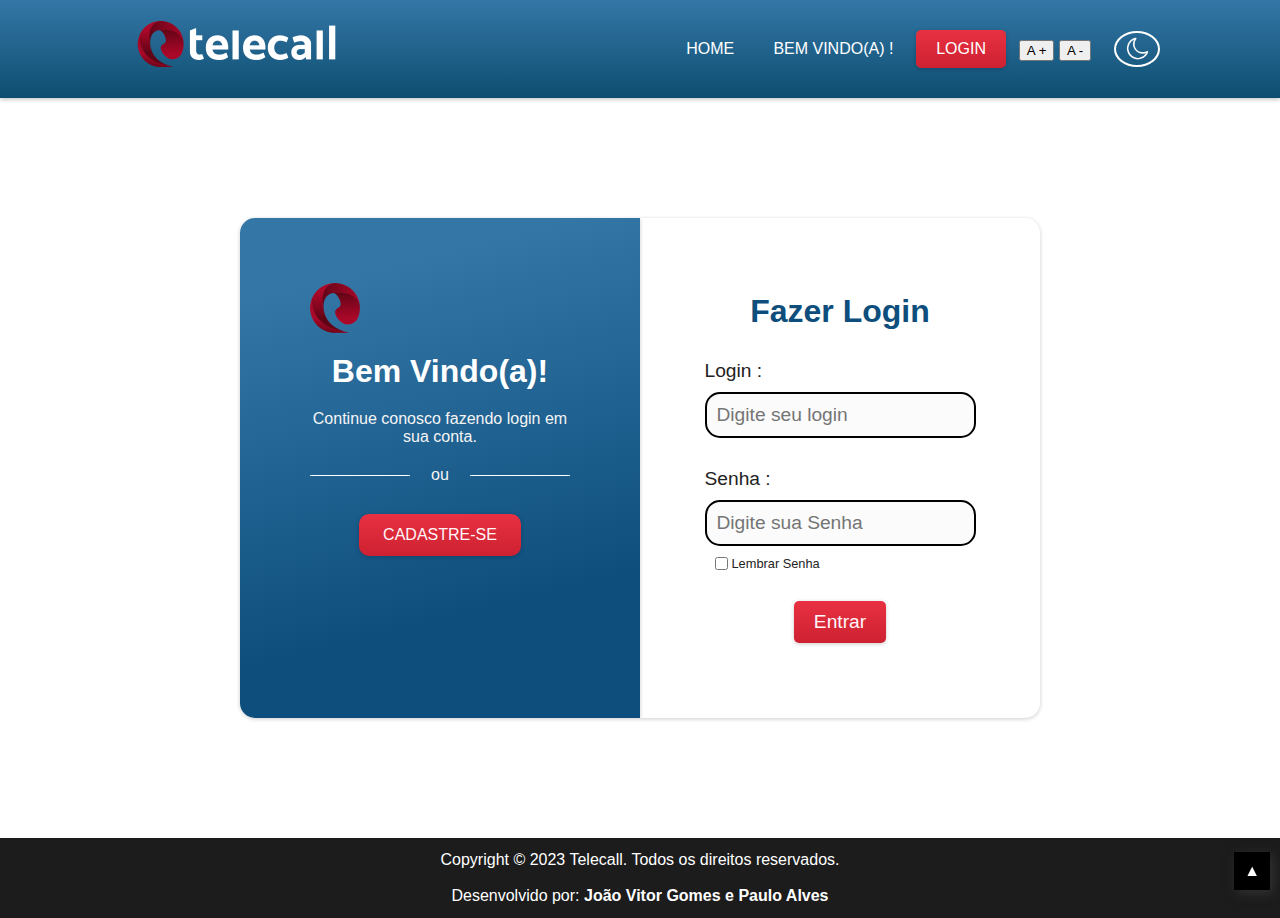
<file: log.html>
<!DOCTYPE html>
<html lang="pt-br">

<head>
    <meta charset="UTF-8">
    <meta http-equiv="X-UA-Compatible" content="IE=edge">
    <meta name="viewport" content="width=device-width, initial-scale=1.0">
    <title>Telecall - Login</title>
    <link rel="stylesheet" href="./css/log.css">
    <link rel="shortcut icon" href="IMG/telecall_icone_p" type="image/x-icon">
    <script src="JavaScript/fontsize.js"></script>
</head>

<body>

    <header class="menu-bg">
        <div class="menu">
            <div class="menu-logo">
                <a href="html/index.html"><img class="logo-telecall" src="./IMG/imagens/logo_telecall_branco_vermelho_p.png" alt="Telecall"></a>
            </div>
            <div class="home">
                <ul><li><a href="index.html">Home</a></li></ul>
            </div>
            <div class="bem-vindo">
                <p>BEM VINDO(A) !</p>
                <a class="entrar-button" href="log.html">LOGIN</a>

                <div class="btn-size">
                    <button name="increase-font" id="increase-font" title="Aumentar fonte">A +</button>
                    <button name="decrease-font" id="decrease-font" title="Diminuir fonte">A -</button>
                </div>


                <div class="dark" id="dark">
                    <button><img src="IMG/icon-dark-mode.png" alt="Modo Escuro" title="Modo Escuro" ></button>
                </div>

            </div>
        </div>
    </header>

    <div class="log-2">
        <div class="bem-vindo-fundo-2">

            <div class="bem-vindo-2">
                <a href="index.html"><img src="./IMG//Icons/telecall_icone_p.png" alt="Telecall"></a>
                <h1>Bem Vindo(a)!</h1>
                <p>Continue conosco fazendo login em sua conta.</p>
                <p class="ou">ou</p>
                <a class="bem-vindo-a-2" href="cadastro.html">CADASTRE-SE</a>
            </div>
        </div>

        <div class="login-fundo">
            <div class="login">
                <h1>Fazer Login</h1>
                <form id="loginForm">
                    <label for="login">Login :</label>
                    <input type="text" id="Login" name="login" maxlength="6" placeholder="Digite seu login" required>
                    <div id="mensagemLogin" class="mensagem-login"></div>

                    <label for="senha">Senha :</label>
                    <input type="password" id="Senha" name="senha" maxlength="8" placeholder="Digite sua Senha" required>
                    <div id="mensagemSenha" class="mensagem-login"></div>


                    <div class="checkbox">
                       <!--<a href="redefinir.html">Esqueceu sua senha?</a>--> 
                        <input type="checkbox" id="lembrar-senha" name="lembrar-senha" value="aceito">
                        <label for="lembrar-senha">Lembrar Senha</label>
                    </div>
                    
                    <div id="mensagemGeral" class="mensagem-login"></div>

                    <div class="cadastroii">
                        <input type="submit" value="Entrar" onclick="realizarLogin(); return false;">
                    </div>


                    
                </form>

            </div>
        </div>
    </div>
    </div>
    <a id="link-topo" href="#">&#9650;</a>
    <script src="JavaScript/Darkmode.js"></script>
    <script src="JavaScript/Login.js"></script>

</body>

<footer>
    <div class="footer-fundo">
        <div class="footer">
            <p>Copyright © 2023 Telecall. Todos os direitos reservados.</p><br>
            <P>Desenvolvido por: <strong>João Vitor Gomes e Paulo Alves<strong></strong> </P>
        </div>
    </div>
</footer>

</html>
</file>
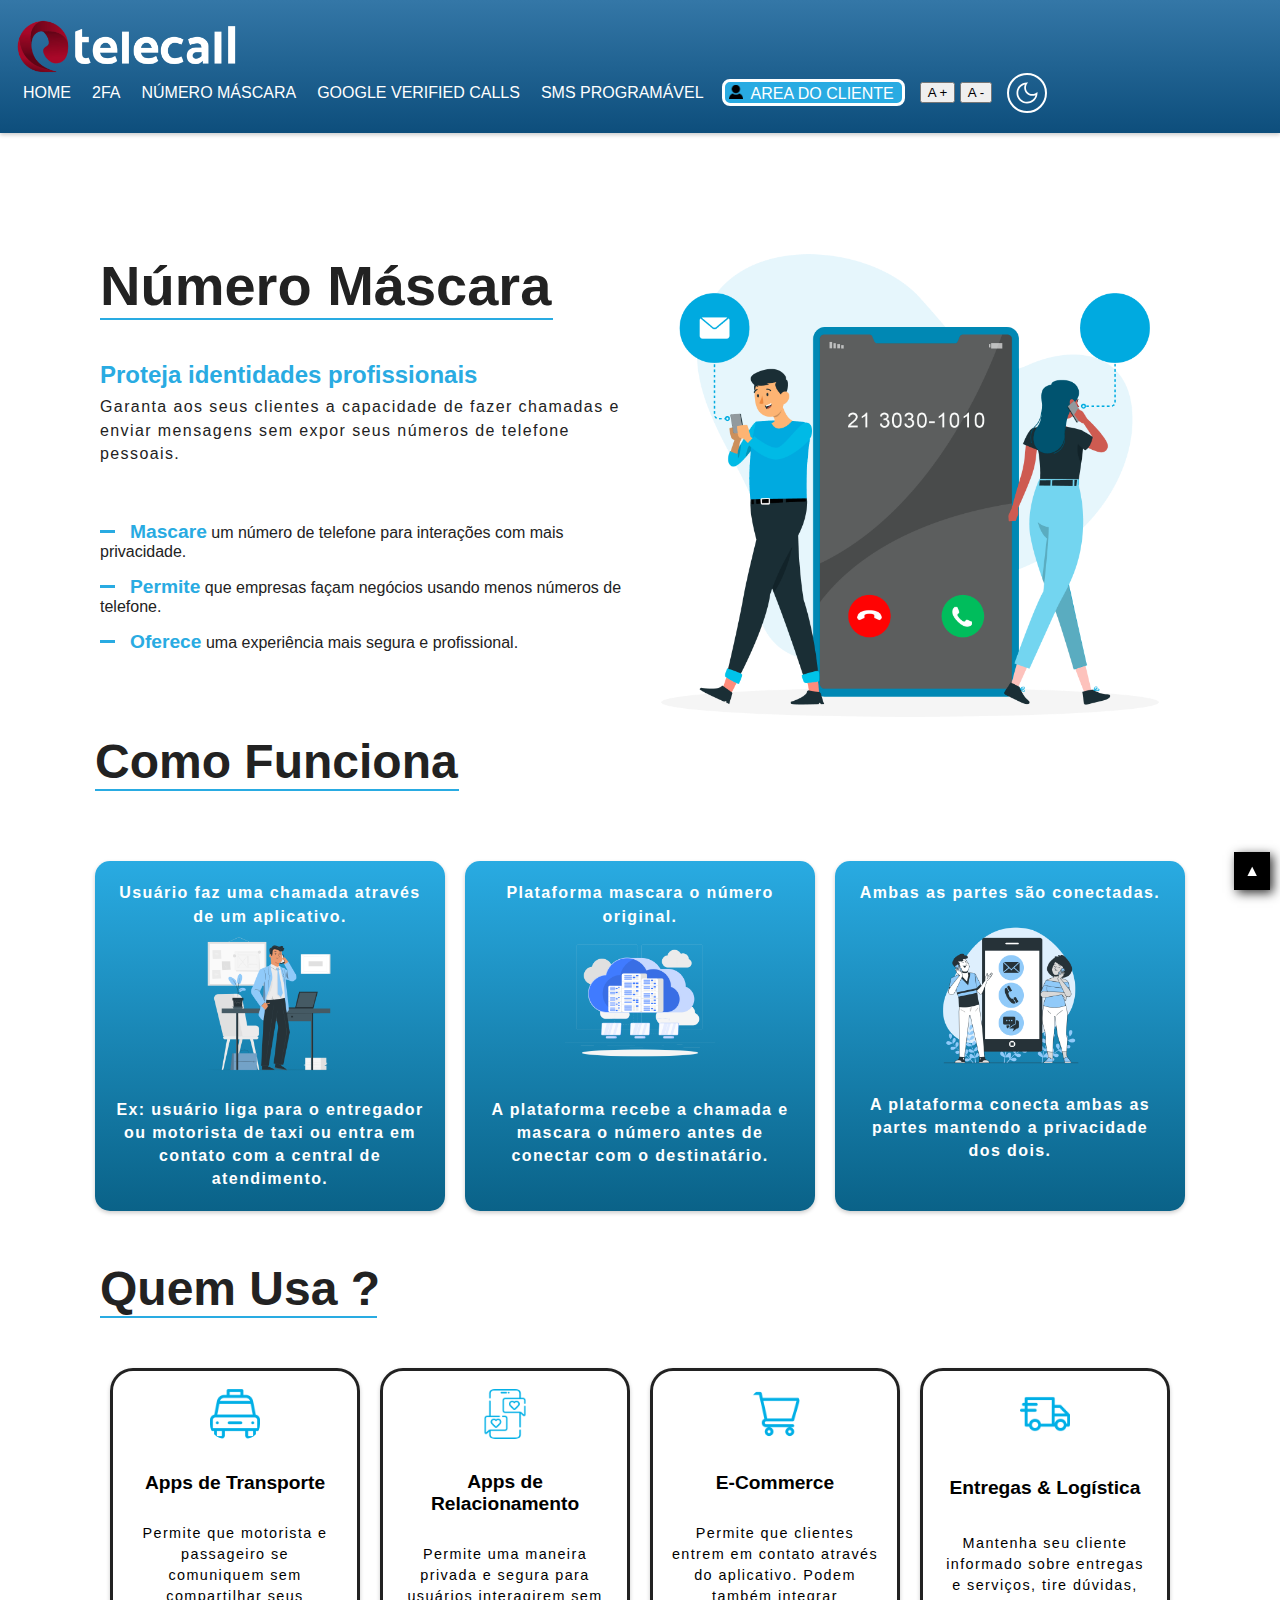
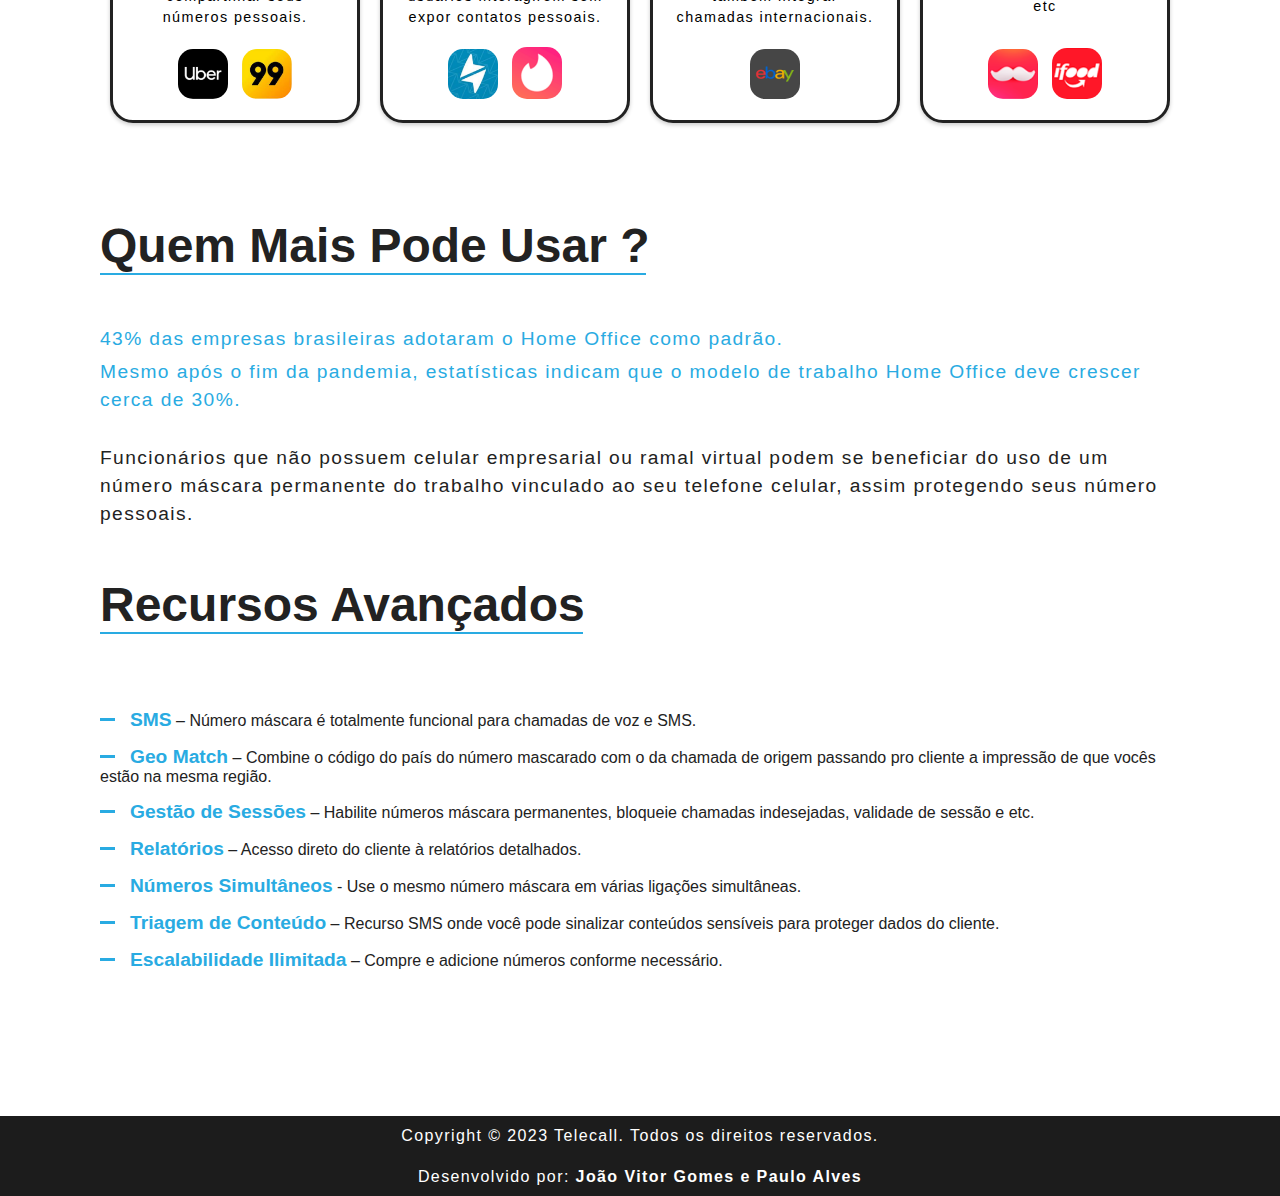
<file: numeromascara.html>
<!DOCTYPE html>
<html lang="pt-br">

<head>
    <meta charset="UTF-8">
    <meta http-equiv="X-UA-Compatible" content="IE=edge">
    <meta name="viewport" content="width=device-width, initial-scale=1.0">
    <title>Telecall - Número Máscara</title>
    <link rel="stylesheet" href="css/numeromascara.css">
    <link rel="shortcut icon" href="IMG/Icons/favicon.ico" type="image/x-icon">
    <script src="JavaScript/numeromascara.js"></script>
    <script src="JavaScript/fontsize.js"></script>
</head>

<body>
    <header class="menu-bg">
        <div class="menu">
            <div class="menu-logo">
                <a href="Index2.html"><img class="logo-telecall"
                        src="./IMG/imagens/logo_telecall_branco_vermelho_p.png" alt="Telecall"></a>
            </div>
            <nav class="menu-nav">
                <div class="nav-list">
                    <ul>
                        <li><a href="Index2.html">Home</a></li>
                        <li><a href="2fa.html">2FA</a></li>
                        <li><a href="numeromascara.html">Número Máscara</a></li>
                        <li><a href="google.html">Google Verified Calls</a></li>
                        <li><a href="sms.html">SMS Programável</a></li>
                        <div><li id="log"><img src="IMG/icons-2/icone-login.png" alt=""><a href="log.html">Area do cliente</a></li></div>
                        
                        <div class="btn-size">
                            <button name="increase-font" id="increase-font" title="Aumentar fonte">A +</button>
                            <button name="decrease-font" id="decrease-font" title="Diminuir fonte">A -</button>
                        </div>


                        <div class="dark" id="dark">
                            <button><img src="IMG/Icons/dark_mode_FILL0_wght400_GRAD0_opsz48.svg" alt="Modo Escuro"
                                    title="Modo Escuro" ></button>
                        </div>
                    </ul>
                </div>
            </nav>
            <div class="mobile-menu-icon">
                <button onclick="menuShow()"><img class="icon" src="IMG/Icons/menu_FILL0_wght400_GRAD0_opsz48.svg"
                        alt="Menu de Navegação"></button>
            </div>
        </div>

        <div class="mobile-menu">
            <ul>
                <li><a href="2fa.html">2FA</a></li>
                <li><a href="numeromascara.html">Número Máscara</a></li>
                <li><a href="google.html">Google Verified Calls</a></li>
                <li><a href="sms.html">SMS Programável</a></li>
                <div><li id="log"><img src="IMG/icons-2/icone-login.png" alt=""><a href="log.html">Area do cliente</a></li></div>

                <div class="btn-size">
                    <button name="increase-font" id="increase-font" title="Aumentar fonte">A +</button>
                    <button name="decrease-font" id="decrease-font" title="Diminuir fonte">A -</button>
                </div>

                <div class="dark">
                    <button><img src="IMG/Icons/dark_mode_FILL0_wght400_GRAD0_opsz48.svg" alt="Modo Escuro"
                            title="Modo Escuro"id="dark2"></button>
                </div>
            </ul>
        </div>
    </header>

    <section class="numero-mascara">
        <h1 class="titulo-0">Número Máscara</h1>
        <h2>Proteja identidades profissionais</h2>
        <img class="numero-mascara-img" src="IMG/numero-mascara.png" alt="">
        <p>Garanta aos seus clientes a capacidade de fazer chamadas e enviar mensagens sem expor seus números de
            telefone pessoais.</p>
        <ul>
            <li><strong>Mascare</strong> um número de telefone para interações com mais privacidade.</li>
            <li><strong>Permite</strong> que empresas façam negócios usando menos números de telefone.</li>
            <li><strong>Oferece</strong> uma experiência mais segura e profissional.</li>
        </ul>
    </section>

    <section class="como-funciona">
        <h2 class="titulo">Como Funciona</h2>
        <div class="como-funciona-1">
            <p>Usuário faz uma chamada através de um aplicativo.</p>
            <img src="IMG/icons-2/Businessman-pana.png" alt="">
            <p>Ex: usuário liga para o entregador ou motorista de taxi ou entra em contato com a central de atendimento.
            </p>
        </div>

        <div class="como-funciona-2">
            <p>Plataforma mascara o número original.</p>
            <img src="IMG/icons-2/Cloud hosting-rafiki.png" alt="">
            <p>A plataforma recebe a chamada e mascara o número antes de conectar com o destinatário.</p>
        </div>

        <div class="como-funciona-1">
            <p>Ambas as partes são conectadas.</p><br>
            <img src="IMG/icons-2/Get in touch-bro.png" alt="">
            <p>A plataforma conecta ambas as partes mantendo a privacidade dos dois.</p>
        </div>
    </section>

    <section class="quem-usa2">
        <div class="quem-usa2-h2">
            <h2 class="titulo02">Quem Usa ?</h2>
        </div>
        <div class="quem-usa">
            <div class="lista-quem-usa">
                <div><img src="IMG/icon-serviços/taxi.png" alt=""></div>
                <h3>Apps de Transporte</h3>
                <p>Permite que motorista e passageiro se comuniquem sem compartilhar seus números pessoais.</p>
                <span class="img-quem-usa">
                    <img src="IMG/Quem usa/apptransporte/uber.PNG" alt="Uber">
                    <img src="IMG/Quem usa/apptransporte/99.PNG" alt="99">
                </span>
            </div>

            <div class="lista-quem-usa">
                <div><img src="IMG/icon-serviços/chat.png" alt=""></div>
                <h3>Apps de Relacionamento</h3>
                <p>Permite uma maneira privada e segura para usuários interagirem sem expor contatos pessoais.</p>
                <span class="img-quem-usa">
                    <img src="IMG/Quem usa/apprelacionamento/happn.PNG" alt="Happn">
                    <img src="IMG/Quem usa/apprelacionamento/tinder.PNG" alt="Tinder">
                </span>
            </div>

            <div class="lista-quem-usa">
                <div><img src="IMG/icon-serviços/shopping-cart.png" alt=""></div>
                <h3>E-Commerce</h3>
                <p>Permite que clientes entrem em contato através do aplicativo. Podem também integrar chamadas
                    internacionais.</p>
                <span class="img-quem-usa">
                    <img src="IMG/Quem usa/appecormmerce/ebay.PNG" alt="Ebay">
                </span>
            </div>

            <div class="lista-quem-usa">
                <div><img src="IMG/icon-serviços/express-delivery.png" alt=""></div>
                <h3>Entregas & Logística</h3>
                <p>Mantenha seu cliente informado sobre entregas e serviços, tire dúvidas, etc</p>
                <span class="img-quem-usa">
                    <img src="IMG/Quem usa/appentrega/rappi.PNG" alt="Rappi">
                    <img src="IMG/Quem usa/appentrega/ifood.PNG" alt="Ifood">
                </span>
            </div>
        </div>
    </section>

    <section class="quem-pode-usar">
        <h2 class="titulo03">Quem Mais Pode Usar ?</h2>
        <div class="p1">
            <p>43% das empresas brasileiras adotaram o Home
                Office como padrão.</p>
            <p>Mesmo após o fim da pandemia, estatísticas
                indicam que o modelo de trabalho Home
                Office deve crescer cerca de 30%.</p>
        </div>

        <div class="p2">
            <p>Funcionários que não possuem celular empresarial ou ramal virtual podem se beneficiar do uso de um número
                máscara permanente do trabalho vinculado ao seu telefone celular, assim protegendo seus número pessoais.
            </p>
        </div>
    </section>
    <section class="recursos-avancados">
        <h2 class="titulo04">Recursos Avançados</h2>
        <ul>
            <li><strong>SMS</strong> – Número máscara é totalmente funcional para chamadas de voz e SMS.</li>
            <li><strong>Geo Match</strong> – Combine o código do país do número mascarado com o da chamada de origem
                passando pro cliente a impressão de que vocês estão na mesma região. </li>
            <li><strong>Gestão de Sessões</strong> – Habilite números máscara permanentes, bloqueie chamadas
                indesejadas, validade de sessão e etc.</li>
            <li><strong>Relatórios</strong> – Acesso direto do cliente à relatórios detalhados.</li>
            <li><strong>Números Simultâneos</strong> - Use o mesmo número máscara em várias ligações simultâneas.
            </li>
            <li><strong>Triagem de Conteúdo</strong> – Recurso SMS onde você pode sinalizar conteúdos sensíveis para
                proteger dados do cliente.</li>
            <li><strong>Escalabilidade Ilimitada</strong> – Compre e adicione números conforme necessário.</li>
        </ul>
    </section>
    <a id="link-topo" href="#">&#9650;</a>
    <script src="JavaScript/Darkmode.js"></script>

</body>

<footer>
    <div class="footer-fundo">
        <div class="footer">
            <p>Copyright © 2023 Telecall. Todos os direitos reservados.</p><br>
            <P>Desenvolvido por: <strong>João Vitor Gomes e Paulo Alves<strong></strong> </P>
        </div>
    </div>
</footer>

</html>
</file>
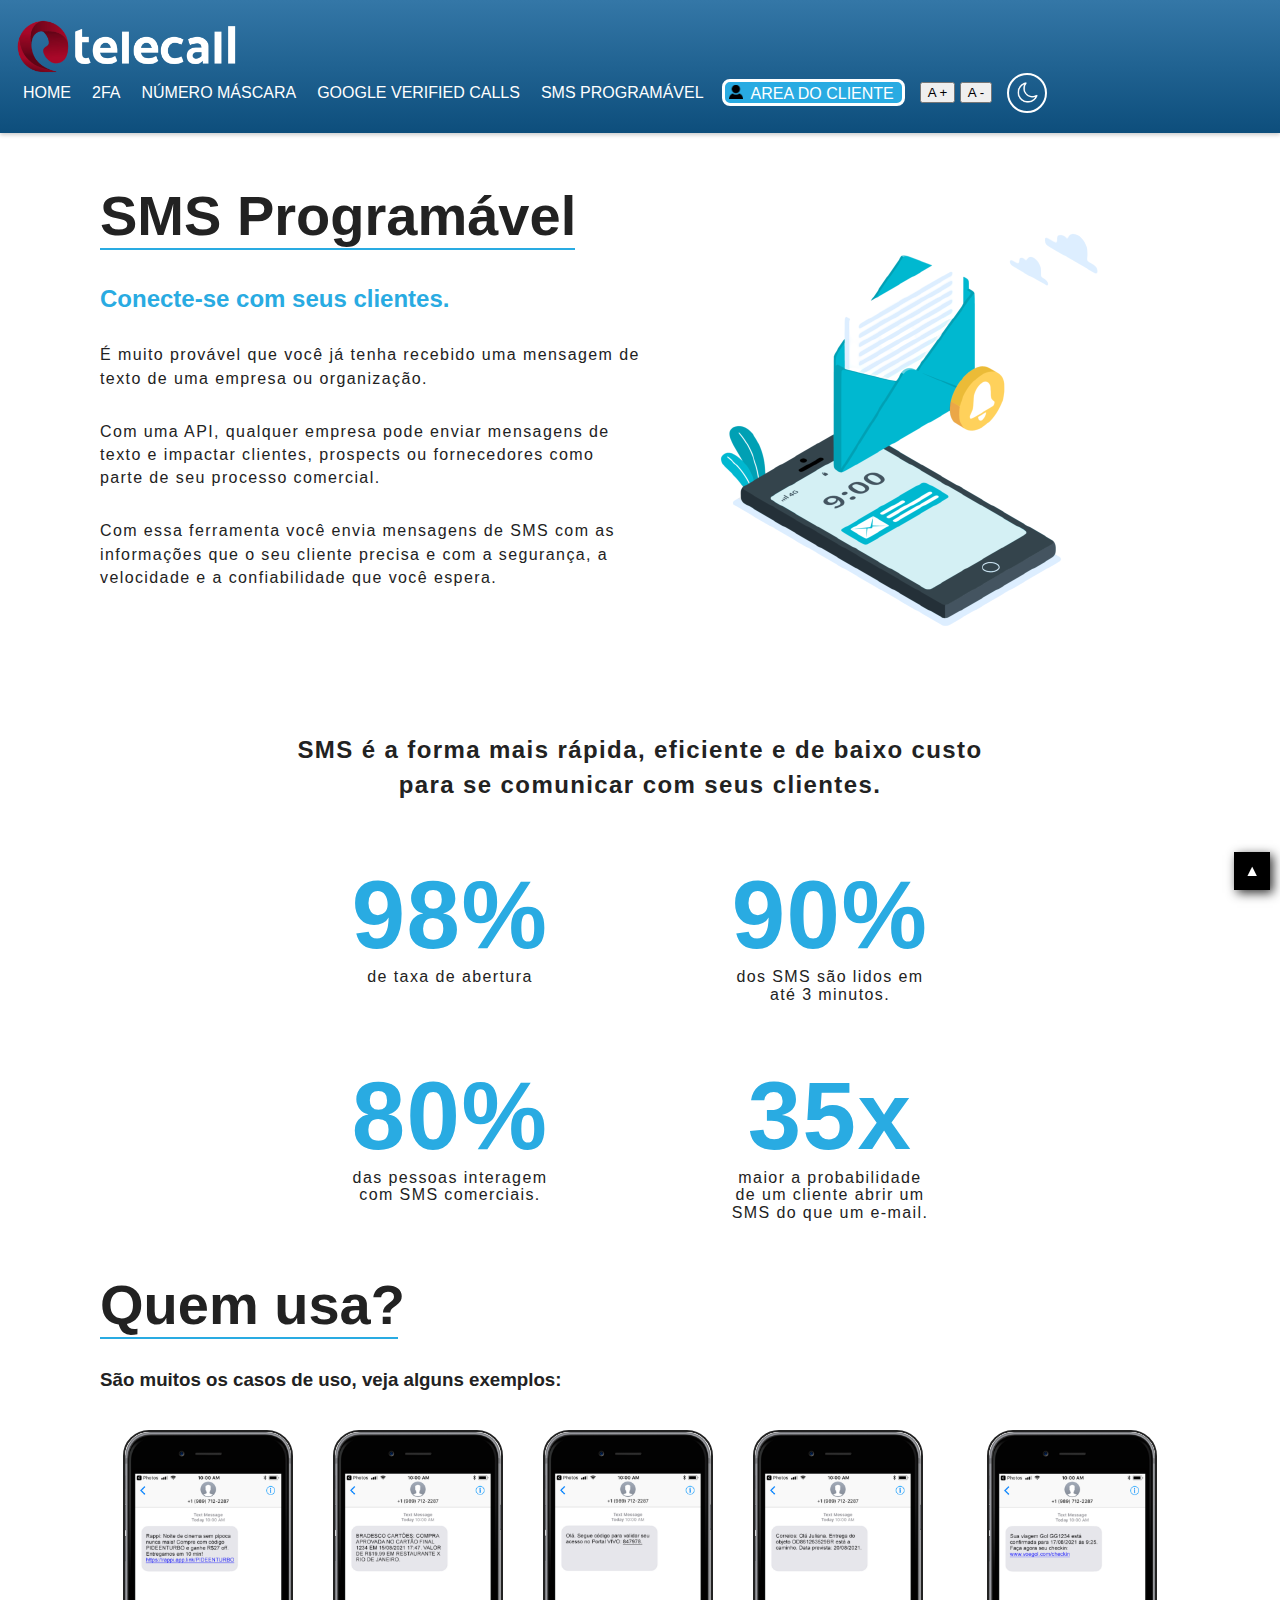
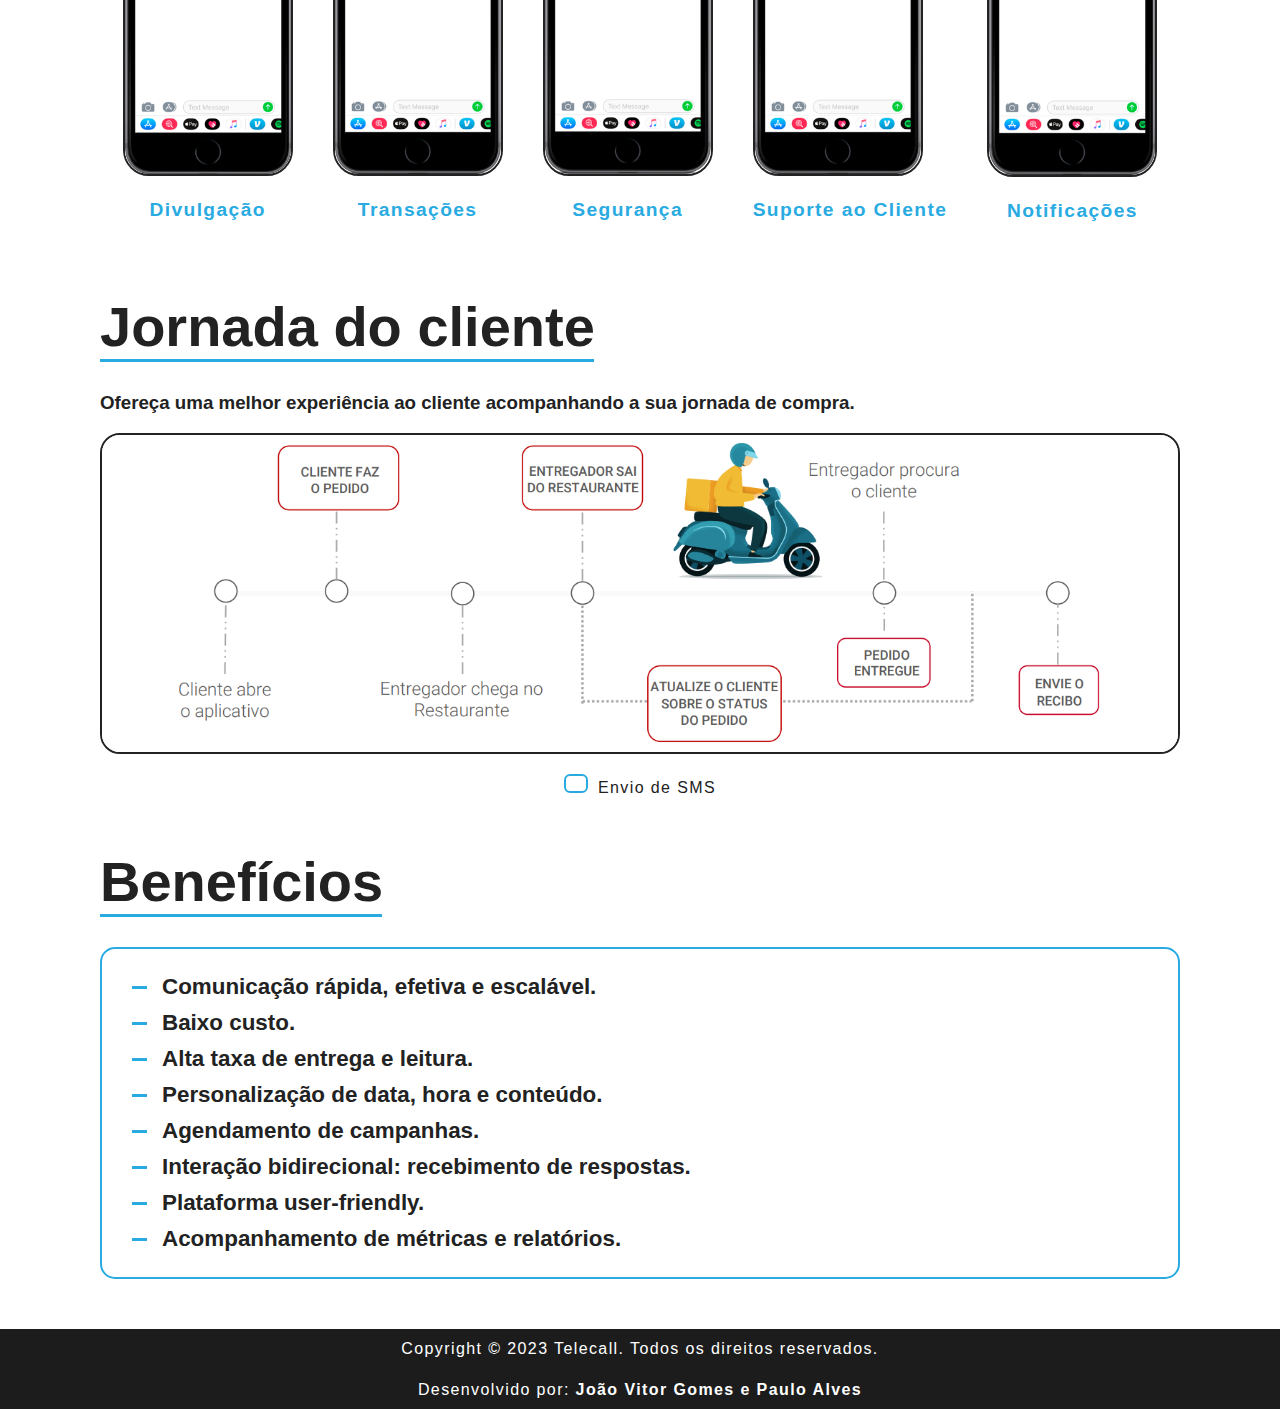
<file: sms.html>
<!DOCTYPE html>
<html lang="pt-br">

<head>
    <meta charset="UTF-8">
    <meta http-equiv="X-UA-Compatible" content="IE=edge">
    <meta name="viewport" content="width=device-width, initial-scale=1.0">
    <title>Telecall - SMS Programável </title>
    <link rel="stylesheet" href="css/sms.css">
    <link rel="shortcut icon" href="IMG/Icons/favicon.ico" type="image/x-icon">
    <script src="JavaScript/sms.js"></script>
    <script src="JavaScript/fontsize.js"></script>
</head>

<body>
    <header class="menu-bg">
        <div class="menu">
            <div class="menu-logo">
                <a href="Index2.html"><img class="logo-telecall"
                        src="./IMG/imagens/logo_telecall_branco_vermelho_p.png" alt="Telecall"></a>
            </div>
            <nav class="menu-nav">
                <div class="nav-list">
                    <ul>
                        <li><a href="Index2.html">Home</a></li>
                        <li><a href="2fa.html">2FA</a></li>
                        <li><a href="numeromascara.html">Número Máscara</a></li>
                        <li><a href="google.html">Google Verified Calls</a></li>
                        <li><a href="sms.html">SMS Programável</a></li>
                        <div><li id="log"><img src="IMG/icons-2/icone-login.png" alt=""><a href="log.html">Area do cliente</a></li></div>

                        <div class="btn-size">
                            <button name="increase-font" id="increase-font" title="Aumentar fonte">A +</button>
                            <button name="decrease-font" id="decrease-font" title="Diminuir fonte">A -</button>
                        </div>


                        <div class="dark" id="dark">
                            <button><img src="IMG/icon-dark-mode.png" alt="Modo Escuro"
                                    title="Modo Escuro"></button>
                        </div>
                    </ul>
                </div>
            </nav>
            <div class="mobile-menu-icon">
                <button onclick="menuShow()"><img class="icon" src="IMG/icon-dark-mode.png"
                        alt="Menu de Navegação"></button>
            </div>
        </div>

        <div class="mobile-menu">
            <ul>
                <li><a href="2fa.html">2FA</a></li>
                <li><a href="numeromascara.html">Número Máscara</a></li>
                <li><a href="google.html">Google Verified Calls</a></li>
                <li><a href="sms.html">SMS Programável</a></li>
                <div><li id="log"><img src="IMG/icons-2/icone-login.png" alt=""><a href="log.html">Area do cliente</a></li></div>

                <div class="btn-size">
                    <button name="increase-font" id="increase-font" title="Aumentar fonte">A +</button>
                    <button name="decrease-font" id="decrease-font" title="Diminuir fonte">A -</button>
                </div>

                <div class="dark">
                    <button><img src="IMG/icon-dark-mode.png" alt="Modo Escuro"
                            title="Modo Escuro" id="dark2"></button>
                </div>
            </ul>
        </div>
    </header>
    <section class="sms">
        <h1 class="titulo-0">SMS Programável</h1>
        <h2 class="h2-azul">Conecte-se com seus clientes.</h2>
        <p>É muito provável que você já tenha recebido uma mensagem de texto de uma empresa ou organização.</p>
        <p>Com uma API, qualquer empresa pode enviar mensagens de texto e impactar clientes, prospects ou fornecedores
            como parte de seu processo comercial.</p>
        <p>Com essa ferramenta você envia mensagens de SMS com as informações que o seu cliente precisa e com a
            segurança, a velocidade e a confiabilidade que você espera.</p>
        <div class="sms-img">
            <img src="IMG/sms-2.png" alt="">
        </div>
    </section>

    <section class="info">
        <div class="principal">
            <p>SMS é a forma mais rápida, eficiente e de baixo custo para se comunicar com seus clientes.</p>
        </div>
        <div class="grid">
            <p><strong>98%</strong><br>de taxa de abertura</p>
        </div>
        <div class="grid">
            <p><strong>90%</strong><br>dos SMS são lidos em até 3 minutos.</p>
        </div>
        <div class="grid">
            <p><strong>80%</strong><br>das pessoas interagem com SMS comerciais.</p>
        </div>
        <div class="grid">
            <p><strong>35x</strong><br>maior a probabilidade de um cliente abrir um SMS do que um e-mail.</p>
        </div>
    </section>
    <section class="quem-usa">
        <h2 class="titulo">Quem usa?</h2>
        <h3>São muitos os casos de uso, veja alguns exemplos:</h3>
        <div class="img-div">
            <div class="exe">
                <img src="IMG/exemplos/Divulgacao_fix.PNG" alt="">
                <p>Divulgação</p>
            </div>
            <div class="exe">
                <img src="IMG/exemplos/transacoes_fix.PNG" alt="">
                <p>Transações</p>
            </div>
            <div class="exe">
                <img src="IMG/exemplos/seguranca_fix.PNG" alt="">
                <p>Segurança</p>
            </div>
            <div class="exe">
                <img src="IMG/exemplos/suporte_fix.PNG" alt="">
                <p>Suporte ao Cliente</p>
            </div>
            <div class="exe">
                <img src="IMG/exemplos/notificacoes_fix.PNG" alt="">
                <p>Notificações</p>
            </div>
        </div>
    </section>
    <section class="jornada-cliente">
        <h2 class="titulo-01">Jornada do cliente</h2>
        <h3>Ofereça uma melhor experiência ao cliente acompanhando a sua jornada de compra.</h3>
        <img src="IMG/imagens/diagrama.PNG" alt="Diagrama">
        <p>Envio de SMS</p>
    </section>
    <section class="beneficios">
        <h2 class="titulo-02">Benefícios</h2>
        <ul>
            <li>Comunicação rápida, efetiva e escalável.</li>
            <li>Baixo custo.</li>
            <li>Alta taxa de entrega e leitura.</li>
            <li>Personalização de data, hora e conteúdo.</li>
            <li>Agendamento de campanhas.</li>
            <li>Interação bidirecional: recebimento de respostas.</li>
            <li>Plataforma user-friendly.</li>
            <li>Acompanhamento de métricas e relatórios.</li>
        </ul>
    </section>
    <a id="link-topo" href="#">&#9650;</a>

    <script src="JavaScript/Darkmode.js"></script>

</body>
<footer>
    
    <footer>
        <div class="footer-fundo">
            <div class="footer">
                <p>Copyright © 2023 Telecall. Todos os direitos reservados.</p><br>
                <P>Desenvolvido por: <strong>João Vitor Gomes e Paulo Alves<strong></strong> </P>
            </div>
        </div>
    </footer>

</footer>
</file>
<file: css/style.css>
@charset "UTF-8";

:root {
  --body-bg: #ffffff;
  --body-color: #222222;
  --fundo-img: #ffffff;
  --produto: linear-gradient(180deg, #313131e5 0%, #000000 100%);
}

body.darkmode {
  --body-bg: #222222;
  --body-color: #ffffff;
  --fundo-img: #303030;
  --produto: linear-gradient(180deg, #1a1a1a7a 0%, #00000074 100%);
}



/*reset*/
body,
h1,
h2,
p,
ul,
a {
  margin: 0px;
  padding: 0px;
  color: var(--body-color);
}


* {
  box-sizing: border-box;
}

body {
  font-family: Arial, Helvetica, sans-serif;
  background-color: var(--body-bg);

}

p {
  letter-spacing: 1.4px;
  line-height: 145%;
}

/*img com max do seu tamanho e responsivo*/
img {
  display: block;
  max-width: 100%;
}

#btn-mobile {
  display: none;
}

.menu-bg {
  background: linear-gradient(180deg, #3477a7 0%, #0d4e7c 100%);
  box-shadow: 0px 2px 4px rgba(0, 0, 0, 0.2);
}

.menu {
  max-width: auto;
  margin: 0 auto;
  padding: 20px 0;
  display: flex;
  justify-content: space-between;
  flex-wrap: wrap;
  align-items: center;
}

.menu-logo img {
  max-width: 220px;
  margin-left: 17px;
}


.menu-nav {
  margin-left: 0px;
  justify-self: center;
  align-self: center;
}

.menu-nav ul {
  display: flex;
  flex-wrap: wrap;
  list-style: none;
  align-items: center;
  padding: 0 20px;
  gap: 15px;
  color: #ffffff;
}

.menu-nav a {
  padding: 3px;
  text-decoration: none;
  position: relative;
  color: #ffffff;
  text-transform: uppercase;
}

#log img {
  display: inline;
  margin-top: 3px;
  margin-right: 5px;
  margin-left: 4px;
  width: 14px;
}

#log {
  border: solid #ffffff;
  border-radius: 8px;
  background-color: #29abe2;

}

#log a {
  margin-right: 5px;
}


.menu-nav a:after {
  content: "";
  display: block;
  height: 1.5px;
  width: 0;
  background-color: #039ee0;
  margin-top: 5px;
  transition: 0.3s;
  position: absolute;
}

.menu-nav a:hover::after {
  width: 100%;
}

.menu-nav a:hover {
  color: #039ee0;
}

.dark {
  width: 38px;
}

.dark img {
  width: 38px;
}

.dark button {
  background-color: #ffffff00;
  border: 2px solid #ffffff;
  border-radius: 50%;
  padding: 4px;
  cursor: pointer;
}

.dark button:hover {
  border: 2px solid #cf2e2c;
}

/*MENU MOBILE*/

.mobile-menu-icon {
  display: none;
}

.mobile-menu {
  display: none;
}

/*------------------fim do header----------------*/

.fundo {
  width: 100%;
  text-align: center;
  background: var(--fundo-img);
  border-bottom: 2px solid #29abe2;
}

.image-modavo img {
  display: inline-block;
  width: 650px;
  margin: 70px auto 40px auto;
}

/*CONTEUDO DA PAGINA*/

.cpaas-info {
  display: grid;
  height: auto;
  max-width: 1080px;
  margin: 0 auto 50px auto;
  grid-template-columns: 1fr 1fr;
  justify-content: center;
  align-items: center;
  gap:0px;
}

.info-image {
  justify-content: center;
  align-items: center;
}

.info-image img {
  max-width: 500px;
  margin: 0 auto;
  align-self: flex-start;
}

.info-conteudo {
  align-self: flex-start;
}

.cpaas-h1 {
  margin-top: 80px;
  grid-column: 1 / 3;
}

.cpaas-h1 h1 {
  margin-bottom: 30px;
  font-size: 4rem;
}

.cpaas-h1 h1::after {
  display: block;
  content: "";
  width: 200px;
  height: 3.5px;
  background-color: #29abe2;
}

.info-conteudo h2 {
  margin-bottom: 30px;
}

.img-modavo02 {
 display: block;
 margin-bottom: 80px;
 width: 100%;
 height: 70vh;
}

.h2-azul h2 {
  margin: 5px 0px;
  color: #29abe2;
}

.info-conteudo p {
  letter-spacing: 1.3px;
  margin-bottom: 25px;
}

.cpaas-oque-e2 {
  max-width: 1080px;
  margin: 0 auto 50px auto;
}

.cpaas-info2 p {
  padding: 40px;
  font-size: 2rem;
  background: linear-gradient(180deg, #29abe2 0%, #0a6288 100%);
  box-shadow: 0px 2px 4px rgba(0, 0, 0, 0.2);
  border-radius: 40px;
  color: #ffffff;
}

.cpaas-info2 p strong {
  font-size: 2.2rem;
  font-weight: 600;
}

.cpaas-trans-digital {
  max-width: 1080px;
  margin: 0 auto 50px auto;
}

.cpaas-trans-digital-lista h2 {
  margin-top: 100px;
  margin-bottom: 20px;
  font-size: 3rem;
}

.cpaas-trans-digital-lista h2::after {
  display: block;
  content: "";
  width: 754px;
  height: 2.5px;
  background-color: #29abe2;
}

.cpaas-trans-digital-lista ul {
  list-style: none;
  padding: 10px 0;
  margin-bottom: 70px;
}

.cpaas-trans-digital-lista li {
  font-size: 1.2rem;
}

.cpaas-trans-digital-lista li::before {
  display: inline-block;
  margin: 5px 12.5px 5px 0;
  content: "";
  width: 15px;
  height: 2.5px;
  background-color: #29abe2;
}

.cpaas-trans-digital-lista li strong {
  font-size: 1.45rem;
  color: #29abe2;
}


/*serviços*/

#Servico h2 {
  max-width: 1080px;
  margin: 0 auto 50px auto;
  margin-bottom: 50px;
  font-size: 3.5rem;
  }
  
  #Servico h2::after {
    display: block;
    content: "";
    width: 232px;
    height: 2.5px;
    background-color: #29abe2;
  }

.servicos {
  display: grid;
  grid-template-columns: auto auto auto auto;
  justify-content: center;
  margin-top: 50px;
  margin-bottom: 100px;
  gap: 75px;
}

.servico {
  max-width: 300px;
  padding: 30px;
  border-style: solid;
  border-radius: 30px;
  padding: 10px 20px;
  text-align: center;
}

.servico img {
  width: 100px;
  height: 100px;
display: inline-block;
margin-top: 15px;
margin-bottom: 12px;
}

.servico h2 {
  margin-bottom: 0px;
  color: #000000;
}

.servico p {
  visibility: hidden;
  margin: 0;
}


/*fim do serviços*/

#Usos h2 {
  max-width: 1080px;
  margin: 0 auto 50px auto;
  margin-bottom: 50px;
  font-size: 3.5rem;
  }
  
  #Usos h2::after {
    display: block;
    content: "";
    width: 290px;
    height: 1.5px;
    background-color: #29abe2;
  }

.logistica {
  display: grid;
  grid-template-columns: auto auto auto auto;
  justify-content: center;
  margin: 0 auto 50px 0;
  gap: 25px;
}

.produto {
  max-width: 300px;
  padding: 30px;
  border-style: solid;
  border-radius: 30px;
  padding: 10px 20px;
  text-align: center;
}

.produto img {
  width: 100px;
  height: 100px;
display: inline-block;
margin-top: 15px;
margin-bottom: 12px;
}

.produto h2 {
  margin-bottom: 17px;
  color: #000000;
}

.produto p {
  color: rgb(0, 0, 0);
  margin: 0;
}

/*Produto 2*/

.produto2 {
  max-width: 300px;
  padding: 30px;
  border-style: solid;
  border-radius: 30px;
  padding: 10px 20px;
  text-align: center;
}

.produto2 img {
  width: 100px;
  height: 100px;
display: inline-block;
margin-top: 15px;
margin-bottom: 12px;
}

.produto2 h2 {
  margin-bottom: 17px;
  color: #000000;
}

.produto2 p {
  color: rgb(0, 0, 0);
  margin: 0;
}

.exemplos {
  max-width: 1080px;
  margin: 0 auto 50px auto;
  display: grid;
  grid-template-columns: auto auto;
  justify-content: center;
  align-items: center;
  gap: 25px;
}
.exemplos h2 {
  grid-column: 1 / 3;
  margin-bottom: 45px;
  font-size: 3.2rem;
}

.exemplos h2::after,
.exemplos-mobile h2::after {
  display: block;
  content: "";
  width: 241px;
  height: 2.5px;
  background-color: #29abe2;
}

.container-1,
.container-2 {
  height: 340px;
  padding: 20px;
  display: grid;
  grid-template-columns: 245px 245px;
  justify-content: center;
  align-items: center;
}

.container-1,
.box-1,
.box-3,
.box-5,
.box-7,
.box-9 {
  background: linear-gradient(180deg, #29abe2 0%, #0a6288 100%);
  box-shadow: 0px 2px 4px rgba(0, 0, 0, 0.2);
  border-radius: 35px;
}

.container-2,
.box-2,
.box-4,
.box-6,
.box-8,
.box-10 {
  background: var(--produto);
  box-shadow: 0px 2px 4px rgba(0, 0, 0, 0.2);
  border-radius: 35px;
}

.container-2 p,
.box-2 p,
.box-4 p,
.box-6 p,
.box-8 p,
.container-1 p,
.box-1 p,
.box-3 p,
.box-5 p,
.box-7 p {
  color: var(--body-bg);
}

.calendar-img,
.account-img,
.calendar-2-img,
.compra-img {
  grid-column: 1;
  grid-row: 2;
  margin-right: 25px;
}

.calendar-p,
.account-p,
.calendar-2-p,
.compra-p {
  align-self: start;
  margin-right: 25px;
}

.email-p,
.pin-p,
.sms-p,
.sms-2-p {
  align-self: start;
}

.exemplos p {
  color: #ffffff;
  font-weight: 600;
  font-size: 1.3rem;
  text-align: center;
}

.exemplos img,
.exemplos-mobile img {
  max-width: 200px;
  margin: 0 auto;
}

.exemplos-mobile {
  width: 300px;
  margin: 0 auto 120px auto;
  display: none;
  justify-content: center;
  align-items: center;
  gap: 20px;
}

.exemplos-mobile p {
  color: #ffffff;
  font-weight: bold;
  font-size: 1.1rem;
}

.box-1,
.box-2,
.box-3,
.box-4,
.box-5,
.box-6,
.box-7,
.box-8 {
  width: 300px;
  height: 300px;
  padding: 20px;
  text-align: center;
  justify-self: center;
}

.box-1 img {
  margin-top: 45px;
}

.box-3 img {
  margin-top: 30px;
}

.exemplos-mobile h2 {
  margin-bottom: 50px;
  font-size: 3rem;
}

.vantagens-telecall {
  display: grid;
  height: auto;
  grid-template-columns: 350px 1fr;
  max-width: 1080px;
  margin: 0 auto 120px auto;
  justify-content: center;
  align-items: center;
  gap: 0px;
  border-bottom: 2px solid #29abe2;
}

.vantagens-telecall h2 {
  grid-column: 1 / 3;
  margin: 0 0 45px;
  font-size: 3.1rem;
}

.vantagens-telecall-mobile h2 {
  margin: 0 10px 50px;
  font-size: 3rem;
}

.vantagens-telecall-mobile {
  display: none;
  margin: 20px 20px 120px 20px;
  border-bottom: 2px solid #29abe2;
}

.vantagens-telecall-mobile ul {
  list-style: none;
  font-size: 1.2rem;
}

.vantagens-telecall-mobile h2::after {
  display: block;
  content: "";
  width: 427px;
  height: 3px;
  background-color: #29abe2
}

.parte1 {
  color: #29abe2;
}

.parte1::before {
  display: inline-block;
  margin: 5px 15px 5px 0;
  content: "";
  width: 15px;
  height: 2.5px;
  background-color: #29abe2;
}

.part2 {
  margin-left: 10px;
}

.vantagens-telecall h2::after {
  display: block;
  content: "";
  width: 441px;
  height: 2.5px;
  background-color: #29abe2;
}

.vantagens-telecall ul {
  list-style: none;
  margin-bottom: 40px;
  font-size: 1.3rem;
  align-self: flex-start;
  justify-self: start;
  display: grid;
  gap: 23px;
}

.part1 li {
  color: #29abe2;
}

.part1 li::before {
  display: inline-block;
  margin: 5px 15px 5px 0;
  content: "";
  width: 12px;
  height: 3.5px;
  background-color: #29abe2;
}


.cadastre {
  font-size: 3rem;
  text-align: center;
  margin-bottom: 150px;
}

.btn-login button{
  font-size: 1rem;
  border: none;
  text-decoration: none;
  display: inline-block;
  padding: 15px 20px;
  margin: 20px 30px 5px 30px;
  background: linear-gradient(180deg, #29abe2 0%, #0a6288 100%);
  color: #fff6f9;
  box-shadow: 0px 1px 4px rgba(0, 0, 0, 0.2);
  border-radius: 15px;
}

.btn-login button:hover{
  background: linear-gradient(180deg, #29abe2 0%, #0a6288 100%);
}


.cadastre-2 h2 {
  margin-bottom: 17px;
  color: #000000;
}

.cadastre-2 h3 {
  color: rgb(0, 0, 0);
  margin-top: 50px;
}

.footer-fundo {
  background: rgb(0, 0, 0);
  height: 150px;
  display: flex;
  align-items: center;
  justify-content: center;
}

.footer p {
  flex: 1;
  text-align: center;
  color: white;
}

#link-topo {
  text-decoration: none;
  color: white;
  background-color: #000000;
  padding: 10px;
  position: fixed;
  right: 10px;
  bottom: 10px;
  box-shadow: 3px 3px 10px #333;
}

@media (max-width: 1300px) {
  .menu {
    justify-content: space-around;
  }

  .menu-nav a:after {
    display: none;
  }

  .logistica {
    grid-template-columns: auto auto;
    justify-content: center;
  }

  .servicos {
    grid-template-columns: max-content;
    justify-content: center;
  }

}

@media (max-width: 1120px) {
  .menu,
  .cpaas-oque-e,
  .cpaas-oque-e2,
  .cpaas-trans-digital,
  .servicos,
  .vantagens-telecall {
    margin-left: 20px;
    margin-right: 20px;
  }

  .exemplos {
    display: flex;
    flex-wrap: wrap;
    max-width: 400px;
  }

  .vantagens-telecall {
    display: none;
  }

  .vantagens-telecall-mobile {
    display: flex;
    flex-wrap: wrap;
  }
}

@media (max-width: 800px) {
  .modavo-02 {
    display: none;
  }  
}

@media (max-width: 820px) {
  .menu-nav {
    display: none;
  }

  .mobile-menu-icon {
    display: inline-block;
  }

  .mobile-menu-icon button {
    background-color: transparent;
    border: none;
    cursor: pointer;
  }

  .mobile-menu ul {
    display: flex;
    flex-direction: column;
    text-align: center;
    padding-bottom: 1rem;
    list-style: none;
  }

  .mobile-menu li {
    display: block;
    padding-top: 1.2rem;
    text-decoration: none;
    list-style: none;
  }

  .mobile-menu a {
    text-decoration: none;
    color: #fff;
  }

  .dark {
    justify-self: center;
    text-align: center;
    margin: 20px auto;
  }

  .open {
    display: block;
  }

  .menu {
    display: flex;
    margin-left: 20px;
    margin-right: 20px;
    justify-content: space-between;
  }

  .log {
    padding: 0;
  }

  .cpaas-info {
    display: grid;
    grid-template-columns: auto;
  }

  .cpaas-info2 p {
    font-size: 1.2rem;
  }

  .cpaas-info2 p strong {
    font-size: 1.3rem;
  }

  .info-image img {
    display: none;
  }

  .footer-fundo {
    padding: 10px 30px;
  }
}

@media (max-width: 580px) {
  .logistica {
    grid-template-columns: auto;
  }

  .exemplos {
    display: none;
  }

  .exemplos-mobile {
    display: grid;
  }
}

@media (max-width: 480px) {
  .cpaas-h1 h1,
  .cpaas-trans-digital-lista h2,
  .exemplos-mobile h2,
  .servicos h2,
  .vantagens-telecall-mobile h2 {
    font-size: 2rem;
  }
}
</file>
<file: css/2fa.css>
@charset "UTF-8";

:root {
  --body-bg: #ffffff;
  --body-color: #222222;
  --fundo-img: #ffffff;
  --produto: linear-gradient(180deg, #313131e5 0%, #000000 100%);
}

body.darkmode {
  --body-bg: #222222;
  --body-color: #ffffff;
  --fundo-img: #303030;
  --produto: linear-gradient(180deg, #1a1a1a7a 0%, #00000074 100%);
}


/*reset*/
body,
h1,
h2,
p,
ul,
a {
  margin: 0px;
  padding: 0px;
  color: var(--body-color);
}


* {
  box-sizing: border-box;
}

body {
  font-family: Arial, Helvetica, sans-serif;
  background-color: var(--body-bg);
}

p {
  letter-spacing: 1.4px;
  line-height: 145%;
}

/*img com max do seu tamanho e responsivo*/
img {
  display: block;
  max-width: 100%;
}

#btn-mobile {
  display: none;
}

.menu-bg {
  background: linear-gradient(180deg, #3477a7 0%, #0d4e7c 100%);
  box-shadow: 0px 2px 4px rgba(0, 0, 0, 0.2);
}

.menu {
  max-width: auto;
  margin: 0 auto;
  padding: 20px 0;
  display: flex;
  justify-content: space-between;
  flex-wrap: wrap;
  align-items: center;
}

.menu-logo img {
  max-width: 220px;
  margin-left: 17px;
}

.menu-nav {
  margin-left: 0px;
  justify-self: center;
  align-self: center;
}

.menu-nav ul {
  display: flex;
  flex-wrap: wrap;
  list-style: none;
  align-items: center;
  padding: 0 20px;
  gap: 15px;
  color: #ffffff;
}

.menu-nav a {
  padding: 3px;
  text-decoration: none;
  position: relative;
  color: #ffffff;
  text-transform: uppercase;
}

#log img {
  display: inline;
  margin-top: 3px;
  margin-right: 5px;
  margin-left: 4px;
  width: 14px;
}

#log {
  border: solid #ffffff;
  border-radius: 8px;
  background-color: #29abe2;

}

#log a {
  margin-right: 5px;
}


.menu-nav a:after {
  content: "";
  display: block;
  height: 1.5px;
  width: 0;
  background-color: #039ee0;
  margin-top: 5px;
  position: absolute;
}

.menu-nav a:hover::after {
  width: 100%;
}

.menu-nav a:hover {
  color: #039ee0;
}

.dark {
  width: 40px;
}

.dark img {
  width: 40px;
}

.dark button {
  background-color: #ffffff00;
  border: 2px solid #ffffff;
  border-radius: 50%;
  padding: 4px;
  cursor: pointer;
}

.dark button:hover {
  border: 2px solid #cf2e2c;
}

/*MENU MOBILE*/

.mobile-menu-icon {
  display: none;
}

.mobile-menu {
  display: none;
}


/*------------------fim do header----------------*/

.info-2fa-bg {
  display: grid;
  height: auto;
  max-width: 1080px;
  margin: 120px auto 50px auto;
  grid-template-columns: 1fr 1fr;
  justify-content: center;
  align-items: center;
  gap: 10px;
}

.info-2fa-img {
  justify-content: center;
  align-items: center;
  grid-row: 1 / 5;
  grid-column: 2;
}

.info-2fa-img img {
  max-width: 500px;
  margin: 0 auto;
  align-self: flex-start;
}

.titulo h2 {
  margin-left: 133px;
  margin-bottom: 30px;
  font-size: 3.5rem;
}

.titulo h2::after {
  display: block;
  content: "";
  width: 424px;
  height: 2.5px;
  background-color: #29abe2;
}

.titulo-0 {
  margin-bottom: 30px;
  font-size: 3.5rem;
}


.titulo-0::after {
  display: block;
  content: "";
  width: 106px;
  height: 2.5px;
  background-color: #29abe2;
}

.h2-azul {
  color: #29abe2;
  margin: 5px 0;
}

.h2-2 {
  margin-bottom: 35px;
  font-size: 2rem;
}



.info-2fa p {
  margin-bottom: 30px;
}

.funcao ul {
  list-style: none;
  padding: 10px 0;
  margin-bottom: 50px;
}

.funcao li {
  margin: 15px 0;
}

.funcao li::before {
  display: inline-block;
  margin: 5px 15px 5px 0;
  content: "";
  width: 12px;
  height: 3.5px;
  background-color: #29abe2;
}

.funcao li strong {
  font-size: 1.3rem;
  color: #29abe2;
}

.info2-2fa {
  max-width: 1080px;
  margin: 0 auto 50px auto;
}

.diferente {
  margin-top: 20px;
  margin-bottom: 50px;
  font-size: 1.5rem;
}

.diferente strong {
  font-size: 1.8rem;
  color: #29abe2;
}

.como-funciona {
  display: grid;
  grid-template-columns: 400px 400px;
  max-width: 1080px;
  margin: 0 auto 50px auto;
  justify-content: center;
  align-items: center;
  gap: 20px;
}

.como-funciona img {
  max-height: 200px;
  margin: 0 auto 20px auto;
}

.como-funciona p {
  font-weight: bold;
  font-size: 1.2rem;
  text-align: center;
}

.passo1,
.passo4 {
  background: linear-gradient(180deg, #29abe2 0%, #0a6288 100%);
  box-shadow: 0px 2px 4px rgba(0, 0, 0, 0.2);
  border-radius: 15px;
  height: 400px;
  padding: 20px;
}

.passo2,
.passo3 {
  background: var(--produto);
  box-shadow: 0px 2px 4px rgba(0, 0, 0, 0.2);
  border-radius: 15px;
  height: 400px;
  padding: 20px;
}

.passo1 p,
.passo2 p,
.passo3 p,
.passo4 p {
  color: #ffffff;
}

.beneficios {
  max-width: 1080px;
  margin: 0 auto 50px auto;
}

.titulo2 {
  font-size: 3.5rem;
}

.titulo2::after {
  display: block;
  content: "";
  width: 282px;
  height: 1.5px;
  background-color: #29abe2;
  
}

.quem-usa2-h1 {
  max-width: 1080px;
  margin: 0 auto;
}

.titulo3 {
  font-size: 3.5rem;
  margin-bottom: 80px;
}

.titulo3::after {
  display: block;
  content: "";
  width: 325px;
  height: 2.5px;
  background-color: #29abe2;
}

.quem-usa {
  display: flex;
  flex-wrap: wrap;
  max-width: 1000px;
  margin: 0 auto 120px auto;
  justify-content: center;
  align-items: center;
  gap: 35px;
  font-size: 0.9rem;
}

.lista-quem-usa {
  background: var(--produto);
  box-shadow: 0px 2px 4px rgba(0, 0, 0, 0.2);
  display: grid;
  width: 250px;
  height: 310px;
  padding: 20px;
  border-radius: 15px;
  border: 2px solid #29abe2;
}

.lista-quem-usa h3 {
  color: #29abe2;
  font-size: 1.2rem;
}

.lista-quem-usa li {
  margin-left: 10px;
  color: #ffffff;
  line-height: 1.3;
}

.quem-usa img {
  display: inline-block;
  max-width: 50px;
  margin: 0 5px;
  border-radius: 50px;
  border: 2px solid #a3a3a3;
}

.img-quem-usa {
  display: inline-block;
  justify-self: center;
  align-self: flex-end;
}

.footer-fundo {
  background: rgb(28, 28, 28);
  height: 80px;
  display: flex;
  align-items: center;
  justify-content: center;
}

.footer p {
  flex: 1;
  text-align: center;
  color: white;
}

#link-topo {
  text-decoration: none;
  color: white;
  background-color: #000000;
  padding: 10px;
  position: fixed;
  right: 10px;
  bottom: 10px;
  box-shadow: 3px 3px 10px #333;
}

@media (max-width: 1300px) {
  .menu-nav a:after {
    display: none;
  }
}

@media (max-width: 1120px) {
  .info-2fa-bg,
  .info2-2fa,
  .quem-usa2,
  .como-funciona,
  .beneficios {
    margin-left: 20px;
    margin-right: 20px;
  }
}

@media (max-width: 900px) {
  .como-funciona {
    display: grid;
    grid-template-columns: 400px;
  }
}

@media (max-width: 820px) {
  .menu-nav {
    display: none;
  }

  .mobile-menu-icon {
    display: inline-block;
  }

  .mobile-menu-icon button {
    background-color: transparent;
    border: none;
    cursor: pointer;
  }

  .mobile-menu ul {
    display: flex;
    flex-direction: column;
    text-align: center;
    padding-bottom: 1rem;
    list-style: none;
  }

  .mobile-menu li {
    display: block;
    padding-top: 1.2rem;
    text-decoration: none;
    list-style: none;
  }

  .mobile-menu a {
    text-decoration: none;
    color: #fff;
  }

  .dark {
    justify-self: center;
    text-align: center;
    margin: 20px auto;
  }

  .open {
    display: block;
  }

  .menu {
    display: flex;
    margin-left: 20px;
    margin-right: 20px;
    justify-content: space-between;
  }
}

@media (max-width: 800px) {
  .log {
    padding: 0;
  }

  .info-2fa-img {
    display: none;
  }

  .info-2fa-bg {
    display: grid;
    grid-template-columns: 1fr;
    margin-top: 20px;
    margin-bottom: 0px;
  }

  .como-funciona {
    grid-template-columns: 300px;
  }

  .como-funciona img {
    max-height: 150px;
  }

  .passo1 p,
  .passo2 p,
  .passo3 p,
  .passo4 p {
    font-size: 1rem;
  }

  .passo1,
  .passo2,
  .passo3,
  .passo4 {
    height: 350px;
  }

  .footer-fundo {
    padding: 10px 30px;
  }
}

@media (max-width: 480px) {
  .titulo,
  .titulo-0 {
    font-size: 2rem;
  }
}
</file>
<file: css/log.css>
/*header*/
@charset "UTF-8";

:root{
    --body-bg: #ffffff;
    --body-color: #222222;
    --fundo-img:#ffffff;
    --produto:linear-gradient(180deg, #313131e5 0%, #000000 100%);
  }
  
body.darkmode{
    --body-bg: #222222;
    --body-color: #ffffff;
    --fundo-img:#303030;
    --produto:linear-gradient(180deg, #1a1a1a7a 0%, #00000074 100%);
}
  
/*reset*/
body,
h1,
h2,
p,
ul,
a {
  margin: 0px;
  padding: 0px;
  color: var(--body-color);
}

body {
  font-family: Arial, Helvetica, sans-serif;
  width: 100%;
  height: 100vh;
  background: var(--body-bg);
}

    .dark{
        align-self: center;
        margin-left: 10px;
    }
  
  .dark button {
    background-color: #00000000;
    border: 2px solid #fff;
    border-radius: 50%;
    cursor: pointer;
  }
  
  .dark button:hover {
    border: 2px solid #cd2131;
  }
  
  .dark img {
    width: 30px;
    height: 30px;
  }
  


a {
  text-decoration: none;
}

/*img com max do seu tamanho e responsiva*/
img {
  display: block;
  max-width: 100%;
}

/*ao add padding não soma e sim diminui o conteúdo*/
* {
    box-sizing: border-box;
}

.menu-bg{
    background: linear-gradient(180deg, #3477a7 0%, #0d4e70 100%);
    box-shadow: 0px 2px 4px rgba(0, 0, 0, 0.2);
}

.entrar-button{
    padding: 10px 20px;
    background: linear-gradient(180deg, #e83142 0%, #cd2131 100%);
    box-shadow: 0px 1px 4px rgba(0, 0, 0, 0.2);
    border-radius: 5px;
    color: white;
}

.entrar-button:hover{
    background: linear-gradient(180deg, #b72735 0%, #851621 100%);
}

/*passou de 960px alinha ao centro*/
.menu{
    max-width: 1080px;
    margin: 0 auto;
    padding: 20px;
    display:flex;
    justify-content: space-between;
    flex-wrap: wrap;
    padding: 15px auto;
    align-items: center;
}

.menu-logo{
   max-width: 100%;
   margin-left: 17px;
}

.home ul {
    display: flex;
    flex-wrap: wrap;
    list-style: none;
    align-items: center;
    padding: 0 20px;
    gap: 15px;
    color: #ffffff;
    margin-left: 320px;
  }

.home a {
    padding: 3px;
    text-decoration: none;
    position: relative;
    color: #ffffff;
    text-transform: uppercase;
  }

.logo-telecall{
    margin: 0 auto 10px auto;
    width: 200px;
}

.bem-vindo{
    display: flex;
    flex-wrap: wrap;
    gap: 0.8rem;
}

.bem-vindo p{
    color: #ffffff;
    margin: 10px;
    
}

.bem-vindo a{
    display: block;
}

.btn-size {
    margin-top: 10px;
}

/*fim do header*/

.log-2 {
  display: flex;
  flex-wrap: wrap;
  justify-content: center;
  align-items: center;
  margin: 120px auto 120px auto;
}

.bem-vindo-fundo-2 {
  background: linear-gradient(166.04deg, #3477a7 13.25%, #0d4e7c 75.49%);
  width: 400px;
  height: 500px;
  border-radius: 15px 0px 0px 15px;
  display: flex;
  flex-wrap: wrap;
  box-shadow: 0px 1px 4px rgba(0, 0, 0, 0.2);
  position: relative;
}

.btn-size-2 {
  position: flex;
  margin-left: 15px;
  margin-top: 18px;
}

.dark-2 {
  position: flex;
  margin-left: 20px;
  margin-top: 10px;
  
}

.dark-2 button {
  background-color: #00000000;
  border: 2px solid #fff;
  border-radius: 50%;
  cursor: pointer;
}

.dark-2 button:hover {
  border: 2px solid #cd2131;
}

.dark-2 img {
  width: 25px;
  height: 28px;
}

.bem-vindo-2 {
  max-width: 300px;
  margin: 30px auto;
  padding: 15px 0;
  text-align: center;
}

.bem-vindo-2 img {
  max-width: 50px;
  margin: 20px;
}

.bem-vindo-2 h1 {
  color: white;
  margin: 0px 20px 20px 20px;
}

.bem-vindo-2 p {
  color: #f5f5f5;
  margin: 0px 20px 20px 20px;
}

.ou {
  display: flex;
  justify-content: space-between;
  align-items: center;
  max-width: 260px;
}

.ou::before {
  content: "";
  display: block;
  width: 100px;
  height: 1px;
  background: #ffffff;
  border-radius: 6px;
}

.ou::after {
  content: "";
  display: block;
  width: 100px;
  height: 1px;
  background: #ffffff;
  border-radius: 6px;
}

.bem-vindo-a-2 {
  display: inline-block;
  text-decoration: none;
  color: #fff6f9;
  padding: 12px 24px;
  margin-top: 10px;
  background: linear-gradient(180deg, #e83142 0%, #cd2131 100%);
  box-shadow: 0px 1px 4px rgba(0, 0, 0, 0.2);
  border-radius: 10px;
}

.bem-vindo-a-2:hover {
  background: linear-gradient(180deg, #b72735 0%, #851621 100%);
}

.login-fundo {
  background-color: #f5f5f5;
  width: 400px;
  height: 500px;
  border-radius: 0px 15px 15px 0px;
  display: flex;
  flex-wrap: wrap;
  justify-content: center;
  align-items: center;
  box-shadow: 0px 1px 4px rgba(0, 0, 0, 0.2);
  background-color: var(--fundo-img);
}

.login {
  max-width: 500px;
  margin: 0px auto 0px auto;
  padding: 15px 0;
  text-align: left;
}

.login h1 {
  color: #0d4e7c;
  margin: 0px 20px 20px 20px;
  text-align: center;
}

.login form {
  margin: 5px 20px 0px 20px;
  text-align: center;
}

.login p {
  color: var(--body-color);
}

label {
  display: block;
  font-size: 1.2rem;
  margin-top: 30px;
  margin-bottom: 10px;
  text-align: left;
}

input {
  padding: 10px;
  font-size: 1.2rem;
  background: #fbfbfb;
  border-radius: 15px;
  border: 2px solid;
}

input:hover {
  border: 2px solid #cf2e2e;
}

.login form a {
  display: inline-block;
  font-size: 0.8rem;
  padding: 10px 4px;
  margin: 0px;
}

.checkbox {
  display: grid;
  grid-template-columns: auto auto 1fr;
  align-items: center;
}

.checkbox label {
  margin: 0px;
  font-size: 0.8rem;
  padding: 10px 4px;
  cursor: pointer;
}

.checkbox input {
  margin: 0px 0px 0px 10px;
  cursor: pointer;
}

/* Estilos para as mensagens de erro */
.mensagem-login {
  margin-top: 10px; /* Espaço entre as mensagens e os campos de login e senha */
  color: #ff0000; /* Cor para mensagens de erro */
  font-size: 17px; /* Ajuste o tamanho da fonte conforme necessário */
  display: none;
}

#mensagemGeral {
  margin-bottom: 10px; /* Espaço entre a mensagem e o botão "Entrar" */
  color: #ff0000; /* Cor para mensagens de erro */
  font-size: 17px; /* Ajuste o tamanho da fonte conforme necessário */
  display: none;
}


.cadastroii input {
  color: #fff6f9;
  padding: 10px 20px;
  margin-top: 20px;
  background: linear-gradient(180deg, #e83142 0%, #cd2131 100%);
  box-shadow: 0px 1px 4px rgba(0, 0, 0, 0.2);
  border-radius: 5px;
  border: none;
  display: inline-block;
  cursor: pointer;
}

.cadastroii input:hover {
  background: linear-gradient(180deg, #b72735 0%, #851621 100%);
}



.footer-fundo {
  background: rgb(28, 28, 28);
  height: 80px;
  display: flex;
  align-items: center;
  justify-content: center;
}

.footer p {
  flex: 1;
  text-align: center;
  color: white;
}

#link-topo {
  text-decoration: none;
  color: white;
  background-color: #000000;
  padding: 10px;
  position: fixed;
  right: 10px;
  bottom: 10px;
  box-shadow: 3px 3px 10px #333;
}

@media (max-width: 800px) {
  .log {
    margin: 0 auto;
  }

  .bem-vindo-fundo {
    border-radius: 0;
  }

  .login-fundo {
    border-radius: 0;
    margin-bottom: 100px;
  }

  .footer-fundo {
    padding: 50px 30px;
  }
}
</file>
<file: css/numeromascara.css>
@charset "UTF-8";

:root {
  --body-bg: #ffffff;
  --body-color: #222222;
  --fundo-img: #ffffff;
  --produto: linear-gradient(180deg, #313131e5 0%, #000000 100%);
}

body.darkmode {
  --body-bg: #222222;
  --body-color: #ffffff;
  --fundo-img: #303030;
  --produto: linear-gradient(180deg, #1a1a1a7a 0%, #00000074 100%);
}


/*reset*/
body,
h1,
h2,
p,
ul,
a {
  margin: 0px;
  padding: 0px;
  color: var(--body-color);
}


* {
  box-sizing: border-box;
}

body {
  font-family: Arial, Helvetica, sans-serif;
  background-color: var(--body-bg);
}

p {
  letter-spacing: 1.4px;
  line-height: 145%;
}

/*img com max do seu tamanho e responsivo*/
img {
  display: block;
  max-width: 100%;
}

#btn-mobile {
  display: none;
}

.menu-bg {
  background: linear-gradient(180deg, #3477a7 0%, #0d4e7c 100%);
  box-shadow: 0px 2px 4px rgba(0, 0, 0, 0.2);
}

.menu {
  max-width: auto;
  margin: 0 auto;
  padding: 20px 0;
  display: flex;
  justify-content: space-between;
  flex-wrap: wrap;
  align-items: center;
}

.menu-logo img {
  max-width: 220px;
  margin-left: 17px;
}

.menu-nav {
  margin-left: 0px;
  justify-self: center;
  align-self: center;
}

.menu-nav ul {
  display: flex;
  flex-wrap: wrap;
  list-style: none;
  align-items: center;
  padding: 0 20px;
  gap: 15px;
  color: #ffffff;
}

.menu-nav a {
  padding: 3px;
  text-decoration: none;
  position: relative;
  color: #ffffff;
  text-transform: uppercase;
}

#log img {
  display: inline;
  margin-top: 3px;
  margin-right: 5px;
  margin-left: 4px;
  width: 14px;
}

#log {
  border: solid #ffffff;
  border-radius: 8px;
  background-color: #29abe2;

}

#log a {
  margin-right: 5px;
}


.menu-nav a:after {
  content: "";
  display: block;
  height: 1.5px;
  width: 0;
  background-color: #039ee0;
  margin-top: 5px;
  position: absolute;
}

.menu-nav a:hover::after {
  width: 100%;
}

.menu-nav a:hover {
  color: #039ee0;
}

.dark {
  width: 40px;
}

.dark img {
  width: 40px;
}

.dark button {
  background-color: #ffffff00;
  border: 2px solid #ffffff;
  border-radius: 50%;
  padding: 4px;
  cursor: pointer;
}

.dark button:hover {
  border: 2px solid #cf2e2e;
}

/*MENU MOBILE*/

.mobile-menu-icon {
  display: none;
}

.mobile-menu {
  display: none;
}


/*------------------fim do header----------------*/


.numero-mascara {
  display: grid;
  grid-template-columns: 1fr 1fr;
  max-width: 1080px;
  margin: 120px auto 5px auto;
  justify-content: center;
  align-items: center;
  gap: 1px;
}

.titulo {
  grid-column: 1 / -1;
  margin-bottom: 50px;
  font-size: 3rem;
}

.titulo-0 {
  margin-bottom: 35px;
  font-size: 3.5rem;
}

.titulo02 {
  grid-column: 1 / -1;
  margin-bottom: 50px;
  font-size: 3rem;
}

.titulo03 {
  grid-column: 1 / -1;
  margin-bottom: 50px;
  font-size: 3rem;
}

.titulo04 {
  grid-column: 1 / -1;
  margin-bottom: 50px;
  font-size: 3rem;
}

.titulo::after {
  display: block;
  content: "";
  width: 364px;
  height: 2.5px;
  background-color: #29abe2;
}

.titulo02::after {
  display: block;
  content: "";
  width: 277px;
  height: 1.5px;
  background-color: #29abe2;
}

.titulo03::after {
  display: block;
  content: "";
  width: 546px;
  height: 2.5px;
  background-color: #29abe2;
}

.titulo04::after {
  display: block;
  content: "";
  width: 483px;
  height: 1.5px;
  background-color: #29abe2;
}

.titulo-0::after {
  display: block;
  content: "";
  width: 453px;
  height: 2.5px;
  background-color: #29abe2;
}

.numero-mascara-img {
  justify-content: center;
  align-items: center;
  grid-row: 1 / 6;
  grid-column: 2;
  max-width: 500px;
  margin: 0 auto;
  align-self: flex-start;
}

.numero-mascara h2 {
  margin-bottom: 30px;
  color: #29abe2;
  margin: 5px 0;
}

.numero-mascara p {
  margin-bottom: 30px;
}

.numero-mascara ul {
  list-style: none;
  padding: 10px 0;
  margin-bottom: 50px;
}

.numero-mascara li {
  margin: 15px 0;
}

.numero-mascara li::before {
  display: inline-block;
  margin: 5px 15px 5px 0;
  content: "";
  width: 15px;
  height: 3px;
  background-color: #29abe2;
}

.numero-mascara li strong {
  font-size: 1.2rem;
  color: #29abe2;
}

.como-funciona {
  display: grid;
  grid-template-columns: 350px 350px 350px;
  max-width: 1080px;
  margin: 0 auto 50px auto;
  justify-content: center;
  align-items: center;
  gap: 20px;
}

.como-funciona img {
  max-height: 150px;
  margin: 0 auto 20px auto;
}

.como-funciona p {
  font-weight: bold;
  font-size: 1rem;
  text-align: center;
}

.como-funciona-1 {
  background: linear-gradient(180deg, #29abe2 0%, #0a6288 100%);
  box-shadow: 0px 2px 4px rgba(0, 0, 0, 0.2);
  border-radius: 15px;
  height: 350px;
  padding: 20px;
}

.como-funciona-2 {
  background: linear-gradient(180deg, #29abe2 0%, #0a6288 100%);
  box-shadow: 0px 2px 4px rgba(0, 0, 0, 0.2);
  border-radius: 15px;
  height: 350px;
  padding: 20px;
}

.como-funciona-1 p, .como-funciona-2 p{
  color: #ffffff;
}

.quem-usa {
  display: flex;
  flex-wrap: wrap;
  max-width: 1080px;
  margin: 0 auto 50px auto;
  justify-content: center;
  align-items: center;
  gap: 20px;
  font-size: 0.9rem;
}

.quem-usa2-h2 {
  max-width: 1080px;
  margin: 0 auto;
}



.lista-quem-usa {
  box-shadow: 0px 2px 4px rgba(0, 0, 0, 0.2);
  display: grid;
  width: 250px;
  height: 355px;
  padding: 18px;
  text-align: center;
  margin-bottom: 45px;
  border-radius: 23px;
  border-style:solid ;
}

.lista-quem-usa h3 {
  color: #000000;
  font-size: 1.2rem;
}

.lista-quem-usa p{
  color: #000000;
}

.quem-usa img {
  display: inline-block;
  max-width: 50px;
  margin: 0 5px;
  border-radius: 15px;
}

.img-quem-usa {
  display: inline-block;
  justify-self: center;
  align-self: flex-end;
}

.quem-pode-usar {
  max-width: 1080px;
  margin: 0 auto 50px auto;
}

.p1 {
  margin-bottom: 30px;
  font-size: 1.2rem;
}

.p1 p {
  margin-bottom: 30px;
  color: #29abe2;
  margin: 5px 0;
}

.p2 {
  font-size: 1.2rem;
}

.recursos-avancados {
  max-width: 1080px;
  margin: 0 auto 120px auto;
}

.recursos-avancados p {
  margin-bottom: 30px;
}

.recursos-avancados ul {
  list-style: none;
  padding: 10px 0;
  margin-bottom: 50px;
}

.recursos-avancados li {
  margin: 15px 0;
}

.recursos-avancados li::before {
  display: inline-block;
  margin: 5px 15px 5px 0;
  content: "";
  width: 15px;
  height: 3px;
  background-color: #29abe2;
}

.recursos-avancados li strong {
  font-size: 1.2rem;
  color: #29abe2;
}

.footer-fundo {
  background: rgb(28, 28, 28);
  height: 80px;
  display: flex;
  align-items: center;
  justify-content: center;
}

.footer p {
  flex: 1;
  text-align: center;
  color: white;
}

#link-topo {
  text-decoration: none;
  color: white;
  background-color: #000000;
  padding: 10px;
  position: fixed;
  right: 10px;
  bottom: 10px;
  box-shadow: 3px 3px 10px #333;
}

@media (max-width: 1300px) {
  .menu-nav a:after {
    display: none;
  }
}

@media (max-width: 1120px) {
  .numero-mascara,
  .quem-usa2,
  .quem-pode-usar,
  .recursos-avancados {
    margin-left: 20px;
    margin-right: 20px;
  }
  .como-funciona {
    grid-template-columns: 350px;
  }
}

@media (max-width: 820px){

  .menu-nav{
    display: none;
  }

  .mobile-menu-icon{
    display: inline-block;
  }

  .mobile-menu-icon button{
    background-color: transparent;
    border: none;
    cursor: pointer;
  }

  .mobile-menu ul{
    display: flex;
    flex-direction: column;
    text-align: center;
    padding-bottom: 1rem;
    list-style: none;
  }

  .mobile-menu li{
    display: block;
    padding-top: 1.2rem;
    text-decoration: none;
    list-style: none;
  }

  .mobile-menu a{
    text-decoration: none;
    color: #fff;
  }

  .dark{
    justify-self: center;
    text-align: center;
    margin: 20px auto;
  }

  .open{
    display: block;
  }

  .menu{
    display: flex;
    margin-left: 20px;
    margin-right: 20px;
    justify-content: space-between;
  }
}

@media (max-width: 800px) {
  .log {
    padding: 0;
  }

  .numero-mascara {
    grid-template-columns: 1fr;
    margin-top: 20px;
  }

  .numero-mascara-img {
    display: none;
  }

  .footer-fundo {
    padding: 10px 30px;
  }
}

@media (max-width: 480px) {
  .titulo,
  .titulo-0 {
    font-size: 2rem;
  }
}
</file>
<file: css/sms.css>
@charset "UTF-8";

:root {
  --body-bg: #ffffff;
  --body-color: #222222;
  --fundo-img: #ffffff;
  --produto: linear-gradient(180deg, #313131e5 0%, #000000 100%);
}

body.darkmode {
  --body-bg: #222222;
  --body-color: #ffffff;
  --fundo-img: #303030;
  --produto: linear-gradient(180deg, #1a1a1a7a 0%, #00000074 100%);
}


/*reset*/
body,
h1,
h2,
p,
ul,
a {
  margin: 0px;
  padding: 0px;
  color: var(--body-color);
}


* {
  box-sizing: border-box;
}

body {
  font-family: Arial, Helvetica, sans-serif;
  background-color: var(--body-bg);
}

p {
  letter-spacing: 1.4px;
  line-height: 145%;
}

/*img com max do seu tamanho e responsivo*/
img {
  display: block;
  max-width: 100%;
}

#btn-mobile {
  display: none;
}

.menu-bg {
  background: linear-gradient(180deg, #3477a7 0%, #0d4e7c 100%);
  box-shadow: 0px 2px 4px rgba(0, 0, 0, 0.2);
}

.menu {
  max-width: auto;
  margin: 0 auto;
  padding: 20px 0;
  display: flex;
  justify-content: space-between;
  flex-wrap: wrap;
  align-items: center;
}

.menu-logo img {
  max-width: 220px;
  margin-left: 17px;
}

.menu-nav {
  margin-left: 0px;
  justify-self: center;
  align-self: center;
}

.menu-nav ul {
  display: flex;
  flex-wrap: wrap;
  list-style: none;
  align-items: center;
  padding: 0 20px;
  gap: 15px;
  color: #ffffff;
}

.menu-nav a {
  padding: 3px;
  text-decoration: none;
  position: relative;
  color: #ffffff;
  text-transform: uppercase;
}

#log img {
  display: inline;
  margin-top: 3px;
  margin-right: 5px;
  margin-left: 4px;
  width: 14px;
}

#log {
  border: solid #ffffff;
  border-radius: 8px;
  background-color: #29abe2;

}

#log a {
  margin-right: 5px;
}


.menu-nav a:after {
  content: "";
  display: block;
  height: 1.5px;
  width: 0;
  background-color: #039ee0;
  margin-top: 5px;
  position: absolute;
}

.menu-nav a:hover::after {
  width: 100%;
}

.menu-nav a:hover {
  color: #039ee0;
}

.dark {
  width: 40px;
}

.dark img {
  width: 40px;
}

.dark button {
  background-color: #ffffff00;
  border: 2px solid #ffffff;
  border-radius: 50%;
  padding: 4px;
  cursor: pointer;
}

.dark button:hover {
  border: 2px solid #cf2e2e;
}

/*MENU MOBILE*/

.mobile-menu-icon {
  display: none;
}

.mobile-menu {
  display: none;
}


/*------------------fim do header----------------*/


.sms {
  display: grid;
  height: auto;
  max-width: 1080px;
  margin: 50px auto 50px auto;
  grid-template-columns: 1fr 1fr;
  justify-content: center;
  align-items: center;
  gap: 0px;
}

.sms-img {
  justify-content: center;
  align-items: center;
  grid-row: 1 / 7;
  grid-column: 2;
}

.sms-img img {
  max-width: 600px;
  margin: 0 auto;
  align-self: flex-start;
}

.titulo {
  grid-column: 1 / -1;
  margin-bottom: 30px;
  font-size: 3.5rem;
}

.titulo::after {
  display: block;
  content: "";
  width: 298px;
  height: 2.5px;
  background-color: #29abe2;
}


.titulo-0 {
  margin-bottom: 30px;
  font-size: 3.5rem;
}

.titulo-0::after {
  display: block;
  content: "";
  width: 475px;
  height: 2.5px;
  background-color: #29abe2;
}

.titulo-01 {
  grid-column: 1 / -1;
  margin-bottom: 30px;
  font-size: 3.5rem;
}

.titulo-01::after {
  display: block;
  content: "";
  width: 494px;
  height: 2.5px;
  background-color: #29abe2;
}

.titulo-02 {
  grid-column: 1 / -1;
  margin-bottom: 30px;
  font-size: 3.5rem;
}

.titulo-02::after {
  display: block;
  content: "";
  width: 282px;
  height: 2.5px;
  background-color: #29abe2;
}

.h2-azul {
  color: #29abe2;
  margin: 5px 0 30px 0;
}

.sms p {
  margin-bottom: 30px;
}

.info {
  display: grid;
  grid-template-columns: auto auto;
  max-width: 1080px;
  margin: 0 auto 50px auto;
  justify-content: center;
  align-self: center;
  gap: 60px;
}

.principal {
  grid-column: 1 / 3;
  max-width: 700px;
  justify-self: center;
}

.principal p {
  text-align: center;
  font-size: 1.5rem;
  font-weight: bold;
}

.grid {
  max-width: 200px;
  margin: 0 auto;
}

.grid p {
  line-height: 1.1;
  text-align: center;
}

.grid p strong {
  color: #29abe2;
  font-size: 6rem;
}

.quem-usa {
  max-width: 1080px;
  margin: 0 auto 50px auto;
}

.img-div {
  display: flex;
  flex-wrap: wrap;
  justify-content: center;
  align-items: center;
}

.exe {
  margin: 20px;
  text-align: center;
}

.exe img {
  max-width: 170px;
  border-radius: 26px;
  border: 2px solid;
}

.exe p {
  font-weight: bold;
  color: #29abe2;
  font-size: 1.2rem;
  margin-top: 20px;
}

.jornada-cliente {
  max-width: 1080px;
  margin: 0 auto 50px auto;
}

.jornada-cliente img {
  max-width: 100%;
  border-radius: 20px;
  border: 2px solid;
}

.jornada-cliente p {
  text-align: center;
  margin-top: 20px;
}

.jornada-cliente p::before {
  display: inline-block;
  content: "";
  width: 20px;
  height: 15px;
  margin-right: 10px;
  border-radius: 6px;
  border: 2px solid #29abe2;
}

.beneficios {
  max-width: 1080px;
  margin: 0 auto 50px auto;
}

.beneficios ul {
  list-style: none;
  padding: 20px 30px;
  margin-bottom: 50px;

  display: grid;
  grid-template-columns: 1fr;
  border-radius: 15px;
  border: 2px solid #29abe2;
}

.beneficios li {
  margin: 5px 0;
  font-size: 1.4rem;
  font-weight: bold;
}

.beneficios li::before {
  display: inline-block;
  margin: 5px 15px 5px 0;
  content: "";
  width: 15px;
  height: 3px;
  background-color: #29abe2;
}

.footer-fundo {
  background: rgb(28, 28, 28);
  height: 80px;
  display: flex;
  align-items: center;
  justify-content: center;
}

.footer p {
  flex: 1;
  text-align: center;
  color: white;
}

#link-topo {
  text-decoration: none;
  color: white;
  background-color: #000000;
  padding: 10px;
  position: fixed;
  right: 10px;
  bottom: 10px;
  box-shadow: 3px 3px 10px #333;
}

@media (max-width: 1300px) {
  .menu-nav a:after {
    display: none;
  }
}

@media (max-width: 1200px) {
  .menu,
  .sms,
  .quem-usa,
  .jornada-cliente,
  .beneficios {
    margin-left: 20px;
    margin-right: 20px;
  }
}

@media (max-width: 820px){

  .menu-nav{
    display: none;
  }

  .mobile-menu-icon{
    display: inline-block;
  }

  .mobile-menu-icon button{
    background-color: transparent;
    border: none;
    cursor: pointer;
  }

  .mobile-menu ul{
    display: flex;
    flex-direction: column;
    text-align: center;
    padding-bottom: 1rem;
    list-style: none;
  }

  .mobile-menu li{
    display: block;
    padding-top: 1.2rem;
    text-decoration: none;
    list-style: none;
  }

  .mobile-menu a{
    text-decoration: none;
    color: #fff;
  }

  .dark{
    justify-self: center;
    text-align: center;
    margin: 20px auto;
  }

  .open{
    display: block;
  }

  .menu{
    display: flex;
    margin-left: 20px;
    margin-right: 20px;
    justify-content: space-between;
  }
}

@media (max-width: 800px) {

  .log {
    padding: 0;
  }

  .sms-img {
    display: none;
  }

  .sms {
    grid-template-columns: auto;
    margin-top: 20px;
    margin-bottom: 50px;
  }

  .sms h2 {
    margin-bottom: 20px;
  }

  .info{
    display: flex;
    flex-wrap: wrap;
    max-width: 600px;
  }

  .principal{
    margin-left: 20px;
    margin-right: 20px;
  }

  .footer-fundo {
    padding: 10px 30px;
  }
}

@media (max-width: 480px){
    .titulo,
    .titulo-0 {
      font-size: 2rem;
    }

    .principal p {
        text-align: center;
        font-size: 1.3rem;
        font-weight: bold;
      }
      
      .grid {
        max-width: 200px;
        margin: 0 20px 0 20px;
      }
      
      .grid p {
        line-height: 1.1rem;
        text-align: center;
      }
      
      .grid p strong {
        color: #29abe2;
        font-size: 4rem;
      }

      .beneficios li{
        font-size: 1.2rem;
      }
}
</file>
